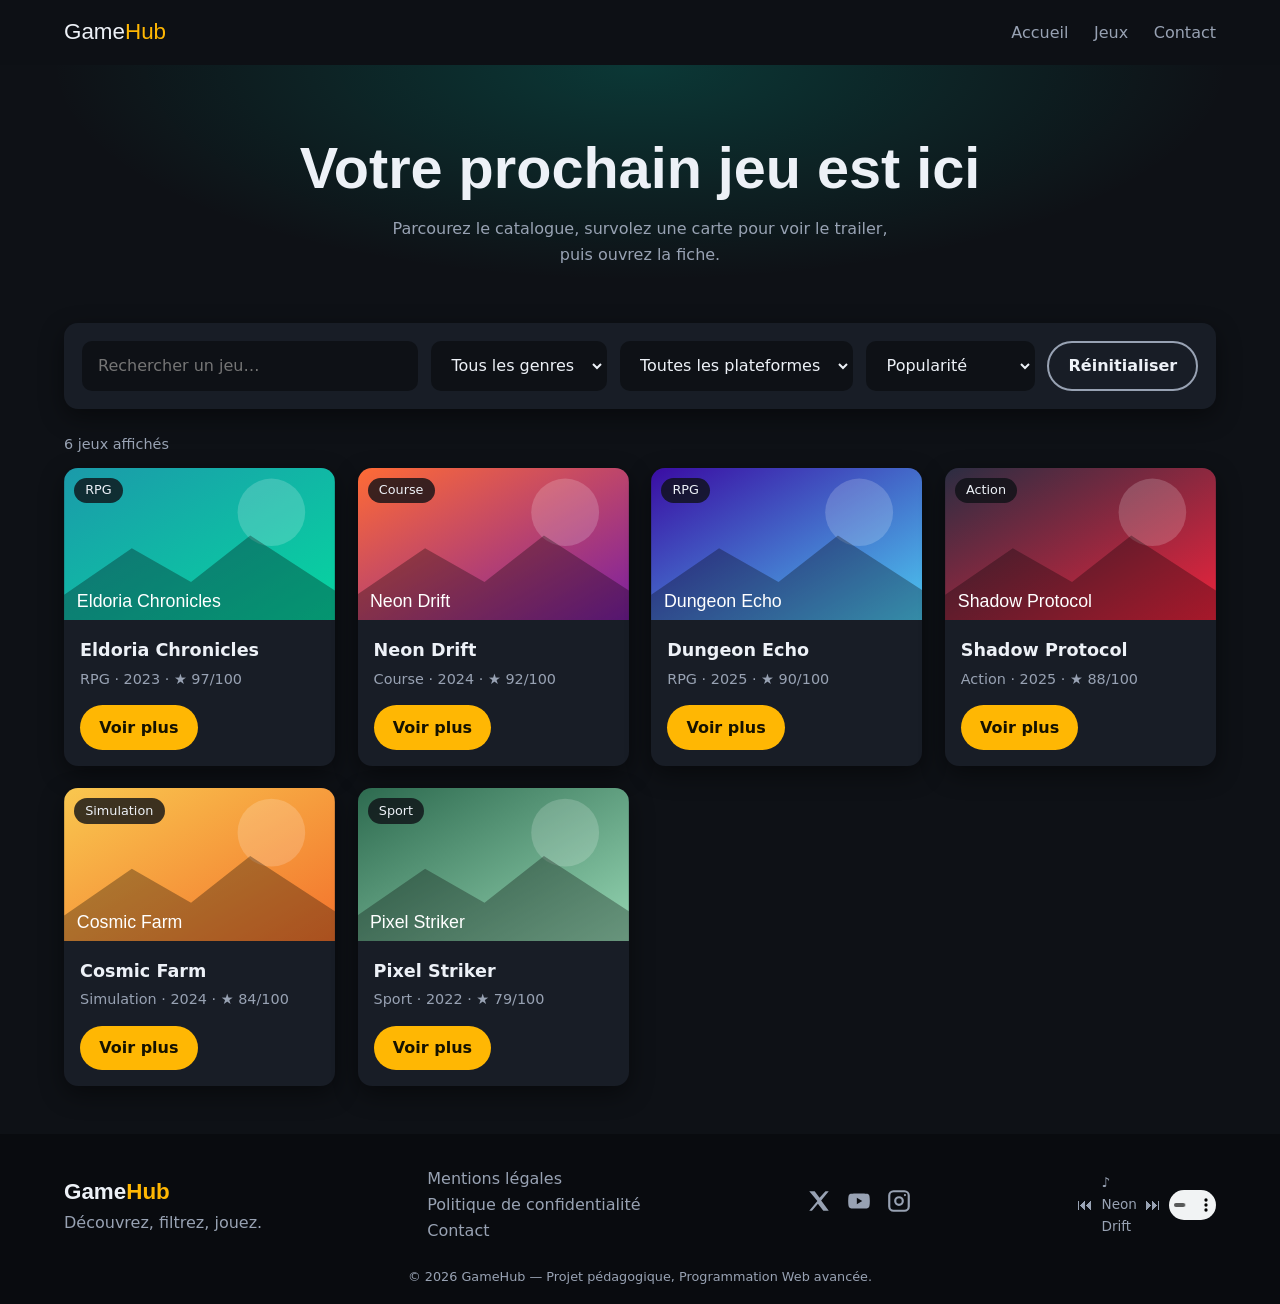
<file: index.html>
<!DOCTYPE html>
<html lang="fr"><head><meta charset="UTF-8"><meta name="viewport" content="width=device-width,initial-scale=1"><meta name="description" content="GameHub : catalogue de jeux vidéo à découvrir, filtrer et explorer."><title>GameHub — Accueil</title><link rel="stylesheet" href="style.css"></head>
<body>
<header class="nav">
  <a class="logo" href="index.html">Game<span>Hub</span></a>
  <input type="checkbox" id="burger" class="menu-toggle" aria-label="Afficher le menu" aria-controls="primary-nav">
  <label for="burger" class="burger" aria-hidden="true"><span></span></label>
  <nav id="primary-nav"><a href="index.html">Accueil</a><a href="index.html#jeux">Jeux</a><a href="contact.html">Contact</a></nav>
</header>
<section class="hero"><h1>Votre prochain jeu est ici</h1><p>Parcourez le catalogue, survolez une carte pour voir le trailer, puis ouvrez la fiche.</p></section>
<main class="wrap" id="jeux"><form id="filters" class="filters">
<input type="search" name="q" placeholder="Rechercher un jeu…" aria-label="Rechercher">
<select name="genre" aria-label="Genre"><option value="">Tous les genres</option><option>Action</option><option>Course</option><option>RPG</option><option>Simulation</option><option>Sport</option></select>
<select name="platform" aria-label="Plateforme"><option value="">Toutes les plateformes</option><option>PC</option><option>PlayStation</option><option>Switch</option><option>Xbox</option></select>
<select name="sort" aria-label="Tri"><option value="pop">Popularité</option><option value="date">Date de sortie</option><option value="nom">Nom (A-Z)</option></select>
<button type="reset" class="btn ghost">Réinitialiser</button></form>
<p class="results-status" id="results-status" role="status" aria-live="polite"></p><div class="grid" id="grid"></div></main>
<footer id="contact">
  <div class="foot">
    <div><strong class="logo">Game<span>Hub</span></strong><p>Découvrez, filtrez, jouez.</p></div>
    <ul>
      <li><a href="mentions-legales.html">Mentions légales</a></li>
      <li><a href="politique-confidentialite.html">Politique de confidentialité</a></li>
      <li><a href="contact.html">Contact</a></li>
    </ul>
    <div class="social">
      <a href="https://x.com/" target="_blank" rel="noopener noreferrer" aria-label="Ouvrir le site X"><svg viewBox="0 0 24 24"><path d="M3 3h5l4.5 6L18 3h3l-7 8.5L21 21h-5l-5-6.5L5.5 21H3l7.5-9z"/></svg></a>
      <a href="https://www.youtube.com/" target="_blank" rel="noopener noreferrer" aria-label="Ouvrir YouTube"><svg viewBox="0 0 24 24"><path d="M21.6 7.2a2.5 2.5 0 0 0-1.8-1.8C18.2 5 12 5 12 5s-6.2 0-7.8.4A2.5 2.5 0 0 0 2.4 7.2 26 26 0 0 0 2 12a26 26 0 0 0 .4 4.8 2.5 2.5 0 0 0 1.8 1.8C5.8 19 12 19 12 19s6.2 0 7.8-.4a2.5 2.5 0 0 0 1.8-1.8A26 26 0 0 0 22 12a26 26 0 0 0-.4-4.8zM10 15V9l5 3z"/></svg></a>
      <a href="https://www.instagram.com/" target="_blank" rel="noopener noreferrer" aria-label="Ouvrir Instagram"><svg viewBox="0 0 24 24"><path d="M7 2h10a5 5 0 0 1 5 5v10a5 5 0 0 1-5 5H7a5 5 0 0 1-5-5V7a5 5 0 0 1 5-5zm0 2a3 3 0 0 0-3 3v10a3 3 0 0 0 3 3h10a3 3 0 0 0 3-3V7a3 3 0 0 0-3-3zm5 3.5a4.5 4.5 0 1 1 0 9 4.5 4.5 0 0 1 0-9zm0 2a2.5 2.5 0 1 0 0 5 2.5 2.5 0 0 0 0-5zM17.5 5.5a1 1 0 1 1 0 2 1 1 0 0 1 0-2z"/></svg></a>
    </div>
    <div class="pl" id="pl"><button class="prev" type="button" aria-label="Piste précédente">⏮</button><span aria-live="polite"></span><button class="next" type="button" aria-label="Piste suivante">⏭</button><audio controls aria-label="Playlist des musiques de jeux"></audio></div>
  </div>
  <p class="copy">© 2026 GameHub — Projet pédagogique, Programmation Web avancée.</p>
</footer>
<script src="script.js"></script></body></html>
</file>
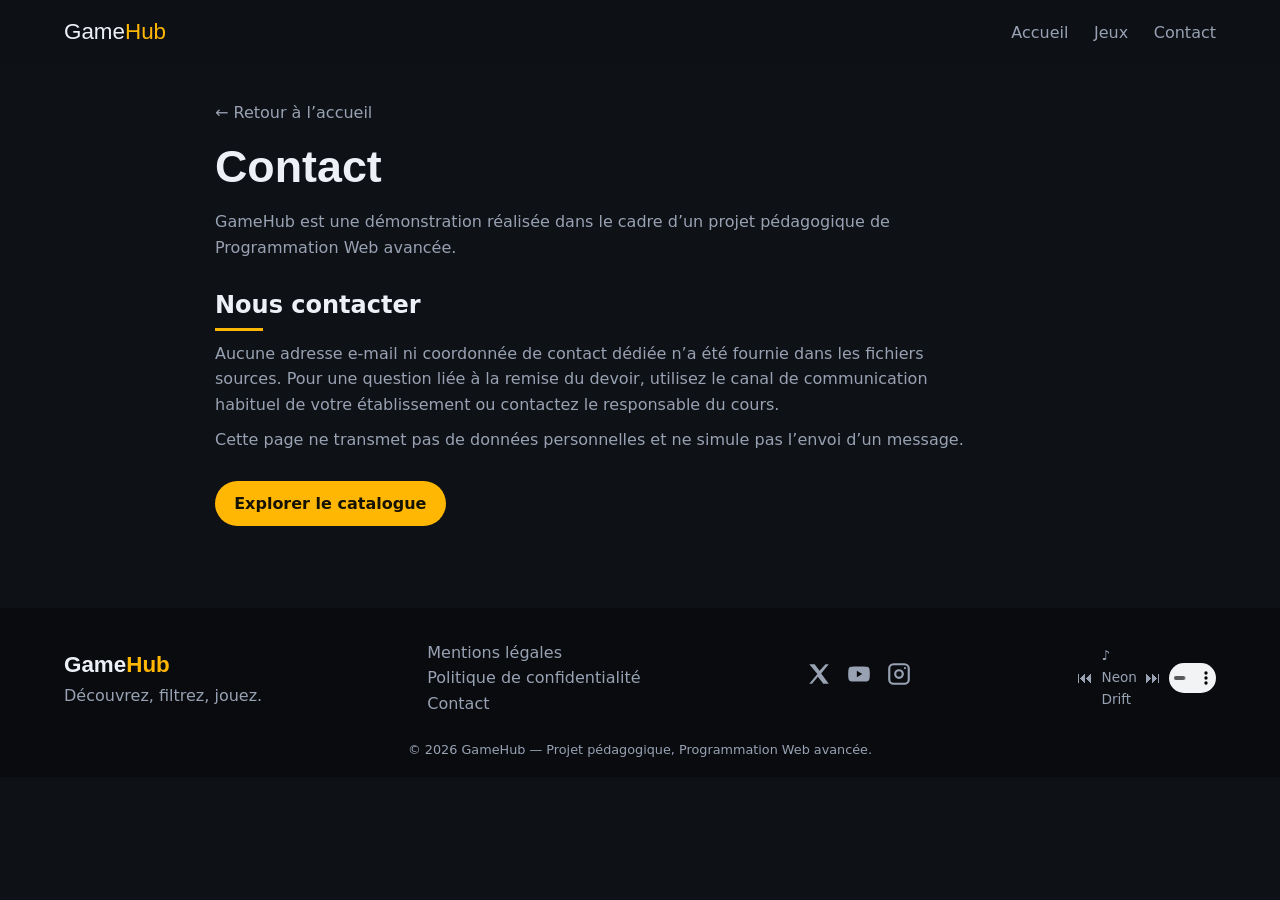
<file: contact.html>
<!DOCTYPE html>
<html lang="fr">
<head>
  <meta charset="UTF-8">
  <meta name="viewport" content="width=device-width, initial-scale=1">
  <meta name="description" content="GameHub : catalogue de jeux vidéo à découvrir, filtrer et explorer."><title>Contact — GameHub</title>
  <link rel="stylesheet" href="style.css">
</head>
<body>
<header class="nav">
  <a class="logo" href="index.html">Game<span>Hub</span></a>
  <input type="checkbox" id="burger" class="menu-toggle" aria-label="Afficher le menu" aria-controls="primary-nav">
  <label for="burger" class="burger" aria-hidden="true"><span></span></label>
  <nav id="primary-nav"><a href="index.html">Accueil</a><a href="index.html#jeux">Jeux</a><a href="contact.html">Contact</a></nav>
</header>

<main class="wrap content-page">
  <a class="back" href="index.html">← Retour à l’accueil</a>
  <h1>Contact</h1>
  <p>GameHub est une démonstration réalisée dans le cadre d’un projet pédagogique de Programmation Web avancée.</p>
  <h2>Nous contacter</h2>
  <p>Aucune adresse e-mail ni coordonnée de contact dédiée n’a été fournie dans les fichiers sources. Pour une question liée à la remise du devoir, utilisez le canal de communication habituel de votre établissement ou contactez le responsable du cours.</p>
  <p>Cette page ne transmet pas de données personnelles et ne simule pas l’envoi d’un message.</p>
  <a class="btn" href="index.html#jeux">Explorer le catalogue</a>
</main>
<footer id="contact">
  <div class="foot">
    <div><strong class="logo">Game<span>Hub</span></strong><p>Découvrez, filtrez, jouez.</p></div>
    <ul>
      <li><a href="mentions-legales.html">Mentions légales</a></li>
      <li><a href="politique-confidentialite.html">Politique de confidentialité</a></li>
      <li><a href="contact.html">Contact</a></li>
    </ul>
    <div class="social">
      <a href="https://x.com/" target="_blank" rel="noopener noreferrer" aria-label="Ouvrir le site X"><svg viewBox="0 0 24 24"><path d="M3 3h5l4.5 6L18 3h3l-7 8.5L21 21h-5l-5-6.5L5.5 21H3l7.5-9z"/></svg></a>
      <a href="https://www.youtube.com/" target="_blank" rel="noopener noreferrer" aria-label="Ouvrir YouTube"><svg viewBox="0 0 24 24"><path d="M21.6 7.2a2.5 2.5 0 0 0-1.8-1.8C18.2 5 12 5 12 5s-6.2 0-7.8.4A2.5 2.5 0 0 0 2.4 7.2 26 26 0 0 0 2 12a26 26 0 0 0 .4 4.8 2.5 2.5 0 0 0 1.8 1.8C5.8 19 12 19 12 19s6.2 0 7.8-.4a2.5 2.5 0 0 0 1.8-1.8A26 26 0 0 0 22 12a26 26 0 0 0-.4-4.8zM10 15V9l5 3z"/></svg></a>
      <a href="https://www.instagram.com/" target="_blank" rel="noopener noreferrer" aria-label="Ouvrir Instagram"><svg viewBox="0 0 24 24"><path d="M7 2h10a5 5 0 0 1 5 5v10a5 5 0 0 1-5 5H7a5 5 0 0 1-5-5V7a5 5 0 0 1 5-5zm0 2a3 3 0 0 0-3 3v10a3 3 0 0 0 3 3h10a3 3 0 0 0 3-3V7a3 3 0 0 0-3-3zm5 3.5a4.5 4.5 0 1 1 0 9 4.5 4.5 0 0 1 0-9zm0 2a2.5 2.5 0 1 0 0 5 2.5 2.5 0 0 0 0-5zM17.5 5.5a1 1 0 1 1 0 2 1 1 0 0 1 0-2z"/></svg></a>
    </div>
    <div class="pl" id="pl"><button class="prev" type="button" aria-label="Piste précédente">⏮</button><span aria-live="polite"></span><button class="next" type="button" aria-label="Piste suivante">⏭</button><audio controls aria-label="Playlist des musiques de jeux"></audio></div>
  </div>
  <p class="copy">© 2026 GameHub — Projet pédagogique, Programmation Web avancée.</p>
</footer>
<script src="script.js"></script>
</body>
</html>
</file>
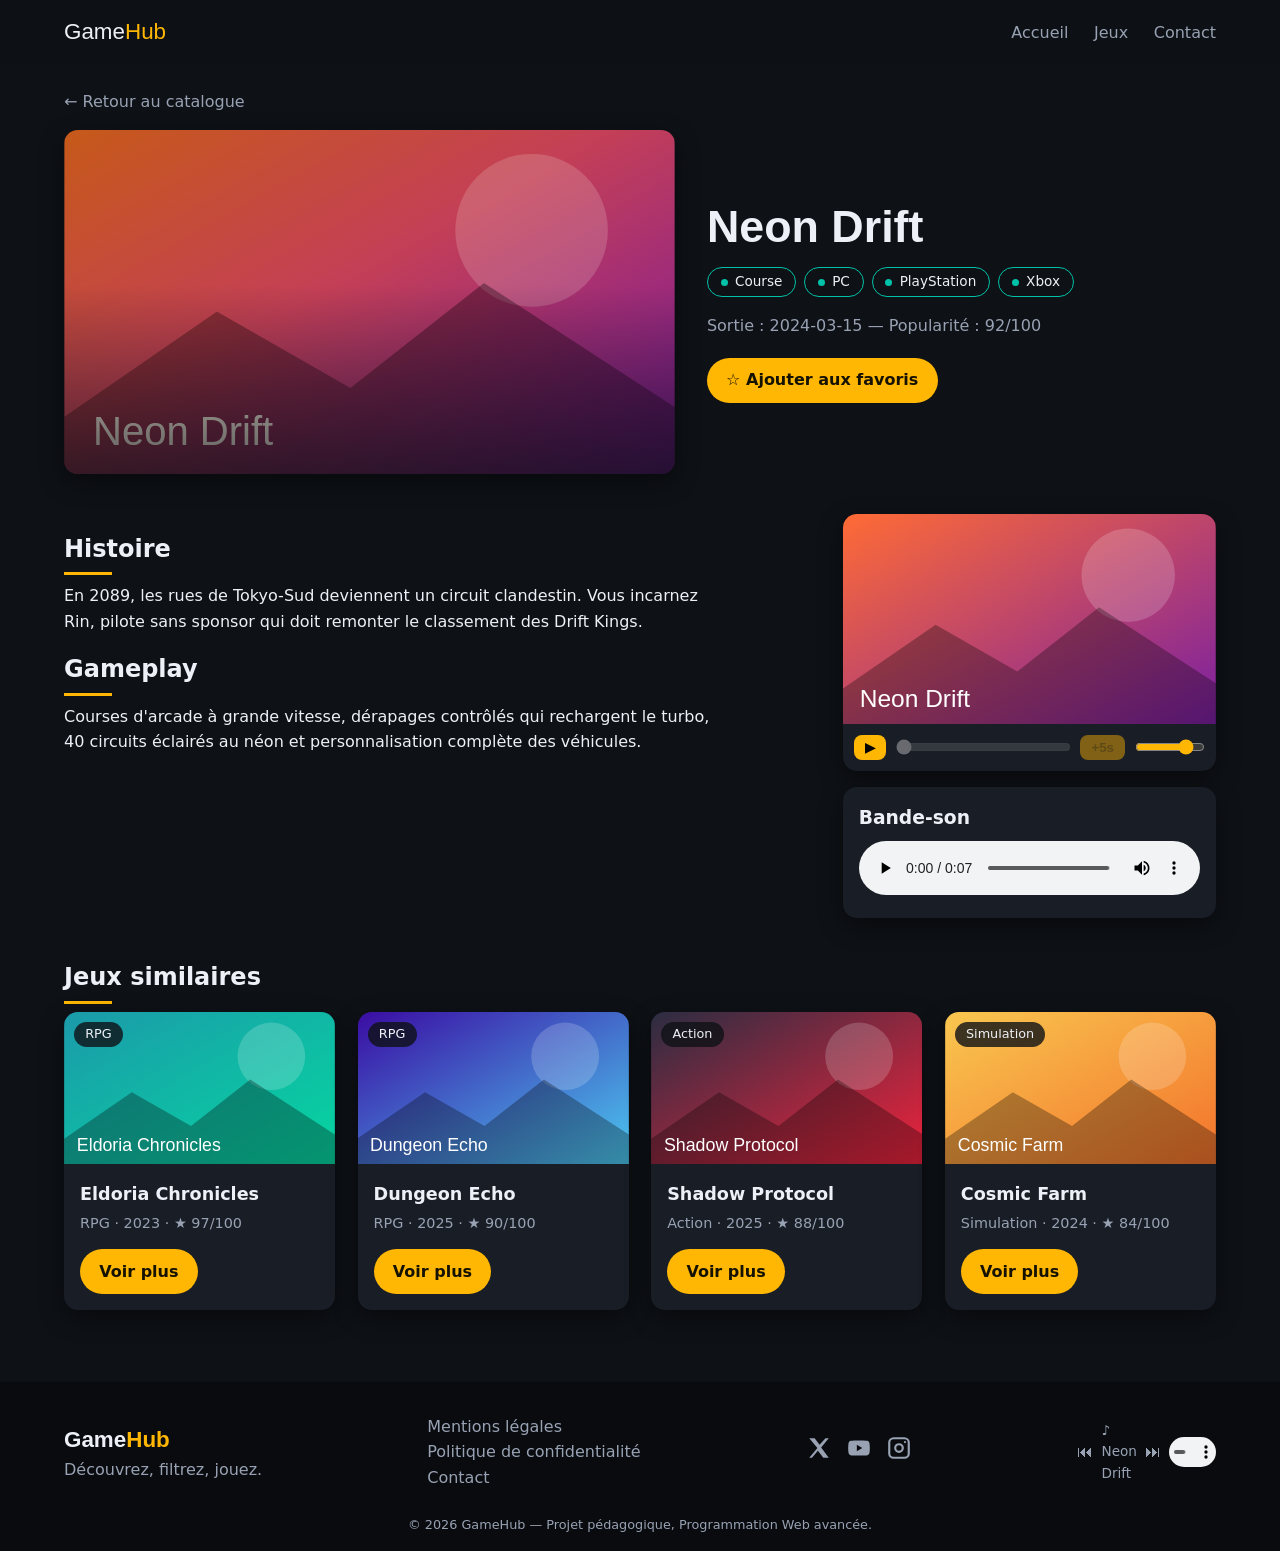
<file: jeu1.html>
<!DOCTYPE html>
<html lang="fr"><head><meta charset="UTF-8"><meta name="viewport" content="width=device-width,initial-scale=1"><meta name="description" content="GameHub : catalogue de jeux vidéo à découvrir, filtrer et explorer."><title>Neon Drift — GameHub</title><link rel="stylesheet" href="style.css"></head>
<body data-id="1">
<header class="nav">
  <a class="logo" href="index.html">Game<span>Hub</span></a>
  <input type="checkbox" id="burger" class="menu-toggle" aria-label="Afficher le menu" aria-controls="primary-nav">
  <label for="burger" class="burger" aria-hidden="true"><span></span></label>
  <nav id="primary-nav"><a href="index.html">Accueil</a><a href="index.html#jeux">Jeux</a><a href="contact.html">Contact</a></nav>
</header>
<main class="wrap detail"><a class="back" href="index.html">← Retour au catalogue</a>
<section class="hero-d"><div class="coverbox"><img class="cover" src="media/jeu1.svg" alt="Jaquette de Neon Drift"></div>
<div class="info"><h1>Neon Drift</h1><div class="chips"><span class="chip">Course</span><span class="chip">PC</span><span class="chip">PlayStation</span><span class="chip">Xbox</span></div>
<p class="meta">Sortie : 2024-03-15 — Popularité : 92/100</p><button id="fav" class="btn" type="button" aria-pressed="false">☆ Ajouter aux favoris</button></div></section>
<section class="cols"><article><h2>Histoire</h2><p>En 2089, les rues de Tokyo-Sud deviennent un circuit clandestin. Vous incarnez Rin, pilote sans sponsor qui doit remonter le classement des Drift Kings.</p><h2>Gameplay</h2><p>Courses d'arcade à grande vitesse, dérapages contrôlés qui rechargent le turbo, 40 circuits éclairés au néon et personnalisation complète des véhicules.</p></article>
<aside><div class="player"><video id="vid" src="media/trailer1.mp4" poster="media/jeu1.svg" preload="metadata" playsinline></video>
<div class="ctrls"><button id="pp" type="button" aria-label="Lecture ou pause">▶</button><input id="bar" type="range" min="0" max="100" value="0" aria-label="Progression de la vidéo" disabled><button id="ff" type="button" aria-label="Avancer de cinq secondes" disabled>+5s</button><input id="vol" type="range" min="0" max="1" step=".05" value=".8" aria-label="Volume"></div></div>
<div class="ost"><h3>Bande-son</h3><audio controls src="media/theme1.wav"></audio></div></aside></section>
<section><h2>Jeux similaires</h2><div class="grid" id="similar"></div></section></main>
<footer id="contact">
  <div class="foot">
    <div><strong class="logo">Game<span>Hub</span></strong><p>Découvrez, filtrez, jouez.</p></div>
    <ul>
      <li><a href="mentions-legales.html">Mentions légales</a></li>
      <li><a href="politique-confidentialite.html">Politique de confidentialité</a></li>
      <li><a href="contact.html">Contact</a></li>
    </ul>
    <div class="social">
      <a href="https://x.com/" target="_blank" rel="noopener noreferrer" aria-label="Ouvrir le site X"><svg viewBox="0 0 24 24"><path d="M3 3h5l4.5 6L18 3h3l-7 8.5L21 21h-5l-5-6.5L5.5 21H3l7.5-9z"/></svg></a>
      <a href="https://www.youtube.com/" target="_blank" rel="noopener noreferrer" aria-label="Ouvrir YouTube"><svg viewBox="0 0 24 24"><path d="M21.6 7.2a2.5 2.5 0 0 0-1.8-1.8C18.2 5 12 5 12 5s-6.2 0-7.8.4A2.5 2.5 0 0 0 2.4 7.2 26 26 0 0 0 2 12a26 26 0 0 0 .4 4.8 2.5 2.5 0 0 0 1.8 1.8C5.8 19 12 19 12 19s6.2 0 7.8-.4a2.5 2.5 0 0 0 1.8-1.8A26 26 0 0 0 22 12a26 26 0 0 0-.4-4.8zM10 15V9l5 3z"/></svg></a>
      <a href="https://www.instagram.com/" target="_blank" rel="noopener noreferrer" aria-label="Ouvrir Instagram"><svg viewBox="0 0 24 24"><path d="M7 2h10a5 5 0 0 1 5 5v10a5 5 0 0 1-5 5H7a5 5 0 0 1-5-5V7a5 5 0 0 1 5-5zm0 2a3 3 0 0 0-3 3v10a3 3 0 0 0 3 3h10a3 3 0 0 0 3-3V7a3 3 0 0 0-3-3zm5 3.5a4.5 4.5 0 1 1 0 9 4.5 4.5 0 0 1 0-9zm0 2a2.5 2.5 0 1 0 0 5 2.5 2.5 0 0 0 0-5zM17.5 5.5a1 1 0 1 1 0 2 1 1 0 0 1 0-2z"/></svg></a>
    </div>
    <div class="pl" id="pl"><button class="prev" type="button" aria-label="Piste précédente">⏮</button><span aria-live="polite"></span><button class="next" type="button" aria-label="Piste suivante">⏭</button><audio controls aria-label="Playlist des musiques de jeux"></audio></div>
  </div>
  <p class="copy">© 2026 GameHub — Projet pédagogique, Programmation Web avancée.</p>
</footer>
<script src="script.js"></script></body></html>
</file>
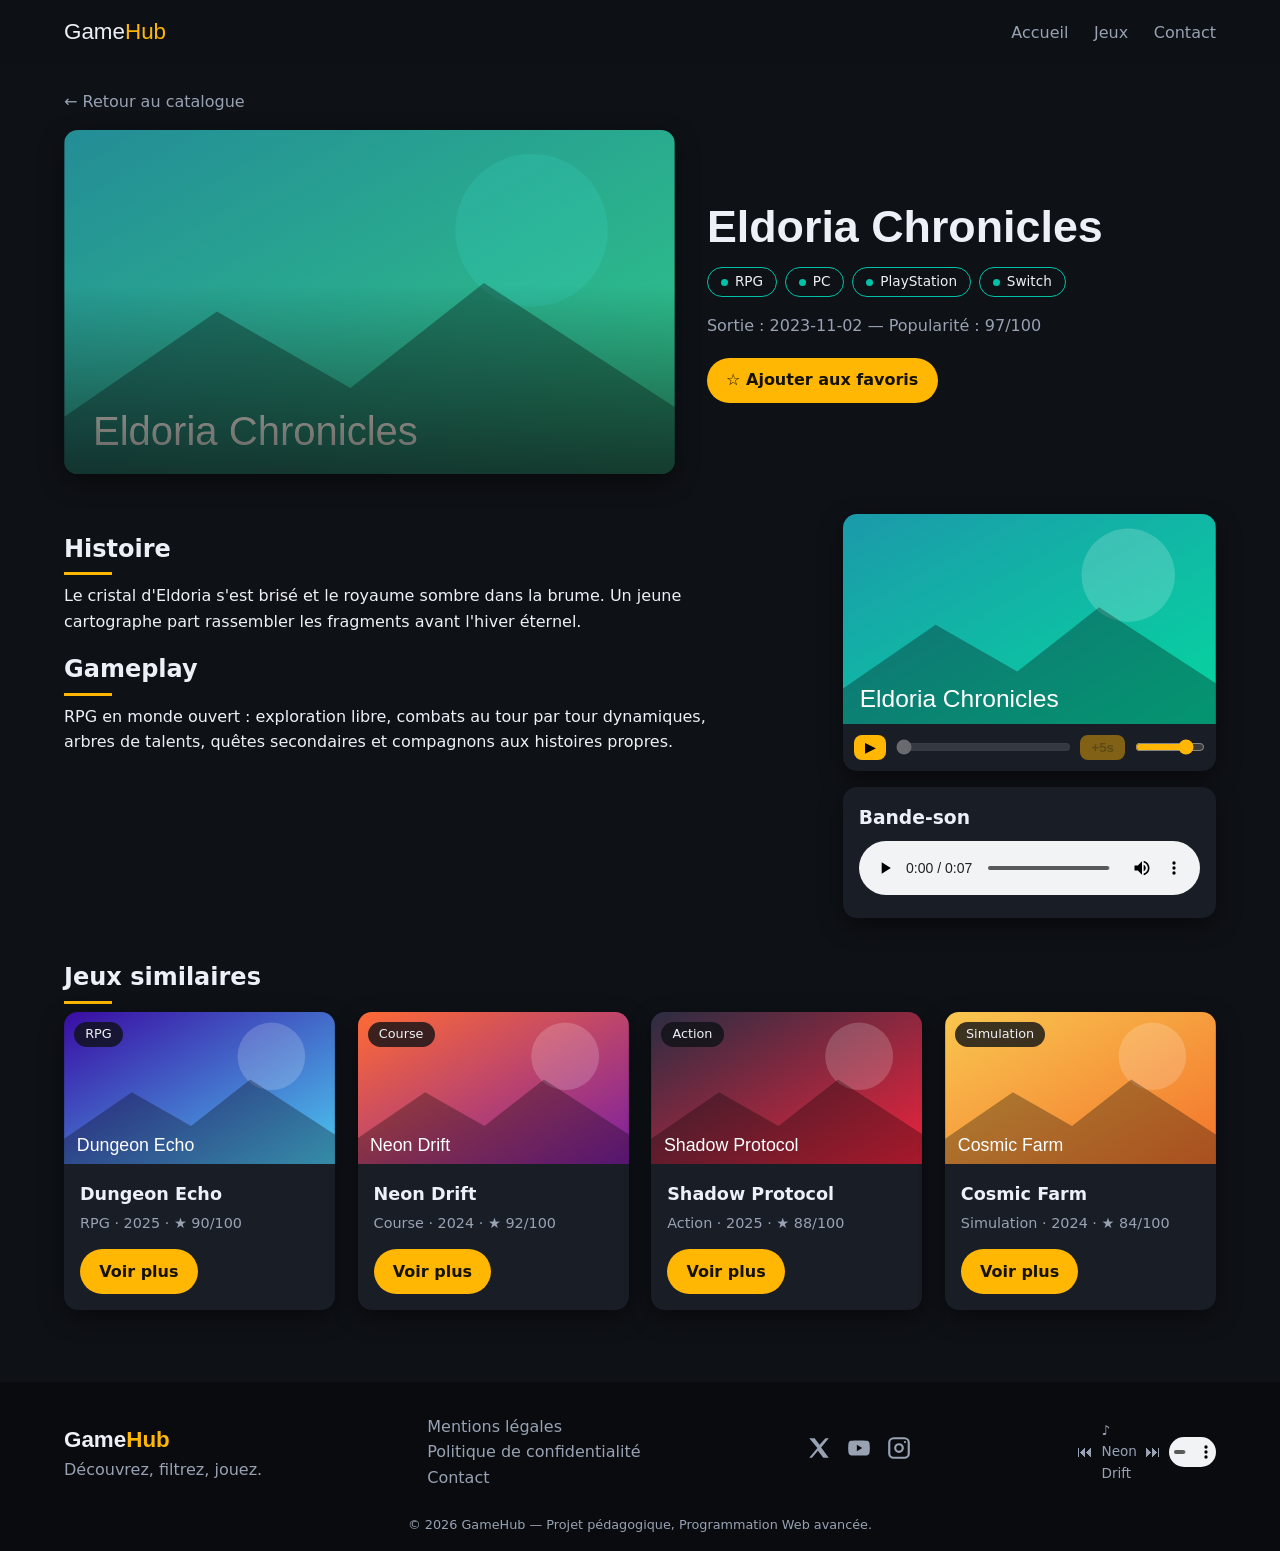
<file: jeu2.html>
<!DOCTYPE html>
<html lang="fr"><head><meta charset="UTF-8"><meta name="viewport" content="width=device-width,initial-scale=1"><meta name="description" content="GameHub : catalogue de jeux vidéo à découvrir, filtrer et explorer."><title>Eldoria Chronicles — GameHub</title><link rel="stylesheet" href="style.css"></head>
<body data-id="2">
<header class="nav">
  <a class="logo" href="index.html">Game<span>Hub</span></a>
  <input type="checkbox" id="burger" class="menu-toggle" aria-label="Afficher le menu" aria-controls="primary-nav">
  <label for="burger" class="burger" aria-hidden="true"><span></span></label>
  <nav id="primary-nav"><a href="index.html">Accueil</a><a href="index.html#jeux">Jeux</a><a href="contact.html">Contact</a></nav>
</header>
<main class="wrap detail"><a class="back" href="index.html">← Retour au catalogue</a>
<section class="hero-d"><div class="coverbox"><img class="cover" src="media/jeu2.svg" alt="Jaquette de Eldoria Chronicles"></div>
<div class="info"><h1>Eldoria Chronicles</h1><div class="chips"><span class="chip">RPG</span><span class="chip">PC</span><span class="chip">PlayStation</span><span class="chip">Switch</span></div>
<p class="meta">Sortie : 2023-11-02 — Popularité : 97/100</p><button id="fav" class="btn" type="button" aria-pressed="false">☆ Ajouter aux favoris</button></div></section>
<section class="cols"><article><h2>Histoire</h2><p>Le cristal d'Eldoria s'est brisé et le royaume sombre dans la brume. Un jeune cartographe part rassembler les fragments avant l'hiver éternel.</p><h2>Gameplay</h2><p>RPG en monde ouvert : exploration libre, combats au tour par tour dynamiques, arbres de talents, quêtes secondaires et compagnons aux histoires propres.</p></article>
<aside><div class="player"><video id="vid" src="media/trailer2.mp4" poster="media/jeu2.svg" preload="metadata" playsinline></video>
<div class="ctrls"><button id="pp" type="button" aria-label="Lecture ou pause">▶</button><input id="bar" type="range" min="0" max="100" value="0" aria-label="Progression de la vidéo" disabled><button id="ff" type="button" aria-label="Avancer de cinq secondes" disabled>+5s</button><input id="vol" type="range" min="0" max="1" step=".05" value=".8" aria-label="Volume"></div></div>
<div class="ost"><h3>Bande-son</h3><audio controls src="media/theme2.wav"></audio></div></aside></section>
<section><h2>Jeux similaires</h2><div class="grid" id="similar"></div></section></main>
<footer id="contact">
  <div class="foot">
    <div><strong class="logo">Game<span>Hub</span></strong><p>Découvrez, filtrez, jouez.</p></div>
    <ul>
      <li><a href="mentions-legales.html">Mentions légales</a></li>
      <li><a href="politique-confidentialite.html">Politique de confidentialité</a></li>
      <li><a href="contact.html">Contact</a></li>
    </ul>
    <div class="social">
      <a href="https://x.com/" target="_blank" rel="noopener noreferrer" aria-label="Ouvrir le site X"><svg viewBox="0 0 24 24"><path d="M3 3h5l4.5 6L18 3h3l-7 8.5L21 21h-5l-5-6.5L5.5 21H3l7.5-9z"/></svg></a>
      <a href="https://www.youtube.com/" target="_blank" rel="noopener noreferrer" aria-label="Ouvrir YouTube"><svg viewBox="0 0 24 24"><path d="M21.6 7.2a2.5 2.5 0 0 0-1.8-1.8C18.2 5 12 5 12 5s-6.2 0-7.8.4A2.5 2.5 0 0 0 2.4 7.2 26 26 0 0 0 2 12a26 26 0 0 0 .4 4.8 2.5 2.5 0 0 0 1.8 1.8C5.8 19 12 19 12 19s6.2 0 7.8-.4a2.5 2.5 0 0 0 1.8-1.8A26 26 0 0 0 22 12a26 26 0 0 0-.4-4.8zM10 15V9l5 3z"/></svg></a>
      <a href="https://www.instagram.com/" target="_blank" rel="noopener noreferrer" aria-label="Ouvrir Instagram"><svg viewBox="0 0 24 24"><path d="M7 2h10a5 5 0 0 1 5 5v10a5 5 0 0 1-5 5H7a5 5 0 0 1-5-5V7a5 5 0 0 1 5-5zm0 2a3 3 0 0 0-3 3v10a3 3 0 0 0 3 3h10a3 3 0 0 0 3-3V7a3 3 0 0 0-3-3zm5 3.5a4.5 4.5 0 1 1 0 9 4.5 4.5 0 0 1 0-9zm0 2a2.5 2.5 0 1 0 0 5 2.5 2.5 0 0 0 0-5zM17.5 5.5a1 1 0 1 1 0 2 1 1 0 0 1 0-2z"/></svg></a>
    </div>
    <div class="pl" id="pl"><button class="prev" type="button" aria-label="Piste précédente">⏮</button><span aria-live="polite"></span><button class="next" type="button" aria-label="Piste suivante">⏭</button><audio controls aria-label="Playlist des musiques de jeux"></audio></div>
  </div>
  <p class="copy">© 2026 GameHub — Projet pédagogique, Programmation Web avancée.</p>
</footer>
<script src="script.js"></script></body></html>
</file>
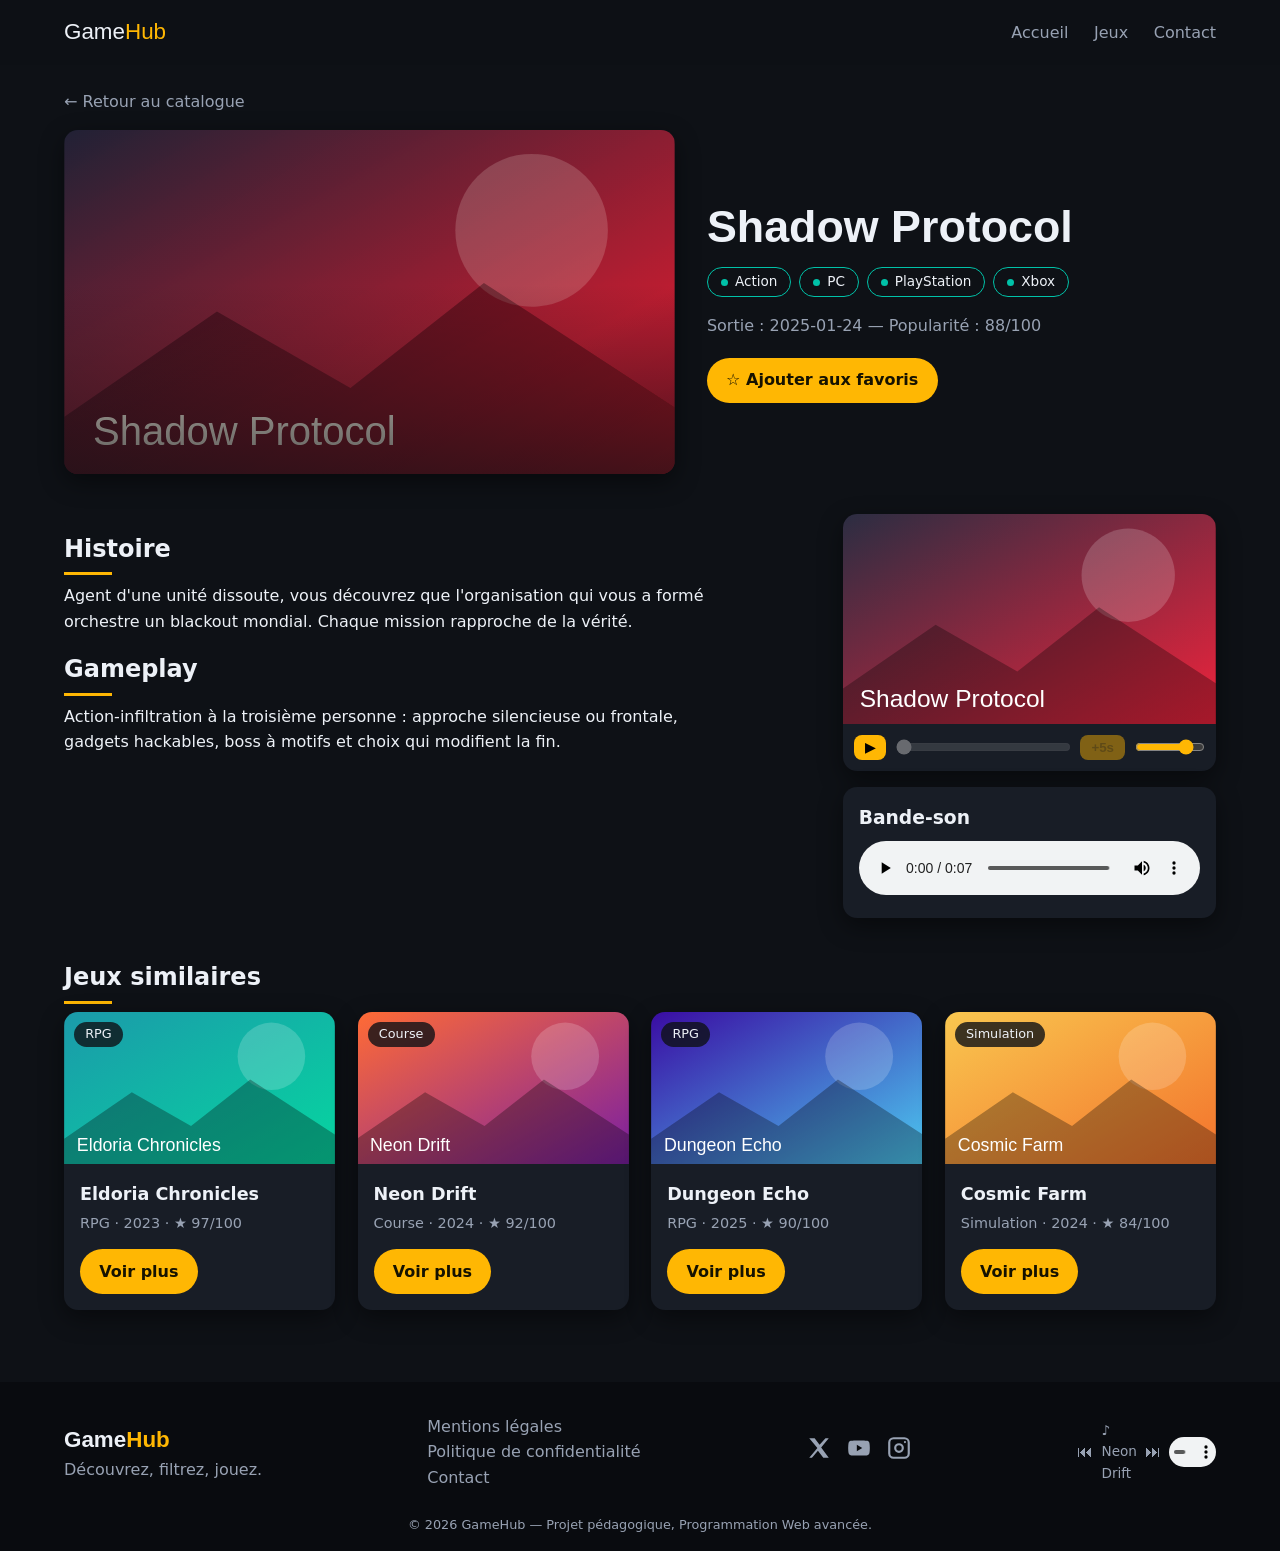
<file: jeu3.html>
<!DOCTYPE html>
<html lang="fr"><head><meta charset="UTF-8"><meta name="viewport" content="width=device-width,initial-scale=1"><meta name="description" content="GameHub : catalogue de jeux vidéo à découvrir, filtrer et explorer."><title>Shadow Protocol — GameHub</title><link rel="stylesheet" href="style.css"></head>
<body data-id="3">
<header class="nav">
  <a class="logo" href="index.html">Game<span>Hub</span></a>
  <input type="checkbox" id="burger" class="menu-toggle" aria-label="Afficher le menu" aria-controls="primary-nav">
  <label for="burger" class="burger" aria-hidden="true"><span></span></label>
  <nav id="primary-nav"><a href="index.html">Accueil</a><a href="index.html#jeux">Jeux</a><a href="contact.html">Contact</a></nav>
</header>
<main class="wrap detail"><a class="back" href="index.html">← Retour au catalogue</a>
<section class="hero-d"><div class="coverbox"><img class="cover" src="media/jeu3.svg" alt="Jaquette de Shadow Protocol"></div>
<div class="info"><h1>Shadow Protocol</h1><div class="chips"><span class="chip">Action</span><span class="chip">PC</span><span class="chip">PlayStation</span><span class="chip">Xbox</span></div>
<p class="meta">Sortie : 2025-01-24 — Popularité : 88/100</p><button id="fav" class="btn" type="button" aria-pressed="false">☆ Ajouter aux favoris</button></div></section>
<section class="cols"><article><h2>Histoire</h2><p>Agent d'une unité dissoute, vous découvrez que l'organisation qui vous a formé orchestre un blackout mondial. Chaque mission rapproche de la vérité.</p><h2>Gameplay</h2><p>Action-infiltration à la troisième personne : approche silencieuse ou frontale, gadgets hackables, boss à motifs et choix qui modifient la fin.</p></article>
<aside><div class="player"><video id="vid" src="media/trailer3.mp4" poster="media/jeu3.svg" preload="metadata" playsinline></video>
<div class="ctrls"><button id="pp" type="button" aria-label="Lecture ou pause">▶</button><input id="bar" type="range" min="0" max="100" value="0" aria-label="Progression de la vidéo" disabled><button id="ff" type="button" aria-label="Avancer de cinq secondes" disabled>+5s</button><input id="vol" type="range" min="0" max="1" step=".05" value=".8" aria-label="Volume"></div></div>
<div class="ost"><h3>Bande-son</h3><audio controls src="media/theme3.wav"></audio></div></aside></section>
<section><h2>Jeux similaires</h2><div class="grid" id="similar"></div></section></main>
<footer id="contact">
  <div class="foot">
    <div><strong class="logo">Game<span>Hub</span></strong><p>Découvrez, filtrez, jouez.</p></div>
    <ul>
      <li><a href="mentions-legales.html">Mentions légales</a></li>
      <li><a href="politique-confidentialite.html">Politique de confidentialité</a></li>
      <li><a href="contact.html">Contact</a></li>
    </ul>
    <div class="social">
      <a href="https://x.com/" target="_blank" rel="noopener noreferrer" aria-label="Ouvrir le site X"><svg viewBox="0 0 24 24"><path d="M3 3h5l4.5 6L18 3h3l-7 8.5L21 21h-5l-5-6.5L5.5 21H3l7.5-9z"/></svg></a>
      <a href="https://www.youtube.com/" target="_blank" rel="noopener noreferrer" aria-label="Ouvrir YouTube"><svg viewBox="0 0 24 24"><path d="M21.6 7.2a2.5 2.5 0 0 0-1.8-1.8C18.2 5 12 5 12 5s-6.2 0-7.8.4A2.5 2.5 0 0 0 2.4 7.2 26 26 0 0 0 2 12a26 26 0 0 0 .4 4.8 2.5 2.5 0 0 0 1.8 1.8C5.8 19 12 19 12 19s6.2 0 7.8-.4a2.5 2.5 0 0 0 1.8-1.8A26 26 0 0 0 22 12a26 26 0 0 0-.4-4.8zM10 15V9l5 3z"/></svg></a>
      <a href="https://www.instagram.com/" target="_blank" rel="noopener noreferrer" aria-label="Ouvrir Instagram"><svg viewBox="0 0 24 24"><path d="M7 2h10a5 5 0 0 1 5 5v10a5 5 0 0 1-5 5H7a5 5 0 0 1-5-5V7a5 5 0 0 1 5-5zm0 2a3 3 0 0 0-3 3v10a3 3 0 0 0 3 3h10a3 3 0 0 0 3-3V7a3 3 0 0 0-3-3zm5 3.5a4.5 4.5 0 1 1 0 9 4.5 4.5 0 0 1 0-9zm0 2a2.5 2.5 0 1 0 0 5 2.5 2.5 0 0 0 0-5zM17.5 5.5a1 1 0 1 1 0 2 1 1 0 0 1 0-2z"/></svg></a>
    </div>
    <div class="pl" id="pl"><button class="prev" type="button" aria-label="Piste précédente">⏮</button><span aria-live="polite"></span><button class="next" type="button" aria-label="Piste suivante">⏭</button><audio controls aria-label="Playlist des musiques de jeux"></audio></div>
  </div>
  <p class="copy">© 2026 GameHub — Projet pédagogique, Programmation Web avancée.</p>
</footer>
<script src="script.js"></script></body></html>
</file>
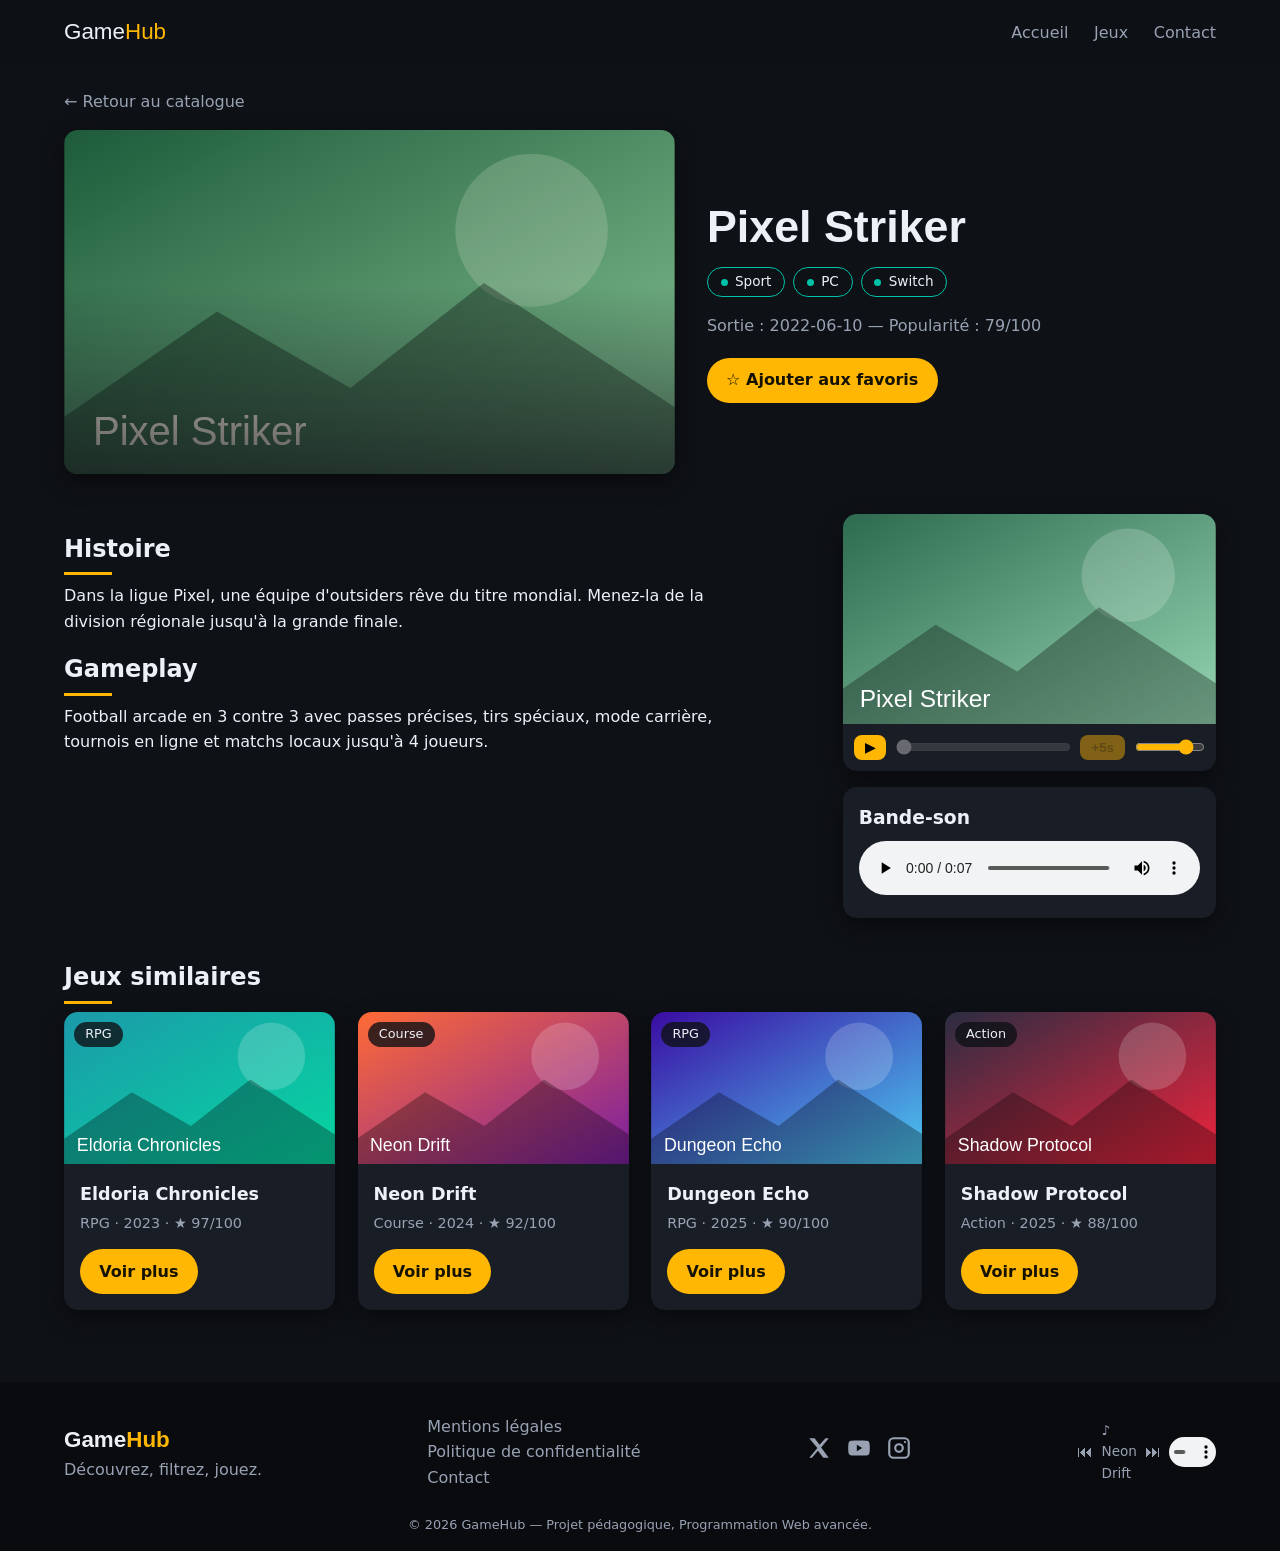
<file: jeu4.html>
<!DOCTYPE html>
<html lang="fr"><head><meta charset="UTF-8"><meta name="viewport" content="width=device-width,initial-scale=1"><meta name="description" content="GameHub : catalogue de jeux vidéo à découvrir, filtrer et explorer."><title>Pixel Striker — GameHub</title><link rel="stylesheet" href="style.css"></head>
<body data-id="4">
<header class="nav">
  <a class="logo" href="index.html">Game<span>Hub</span></a>
  <input type="checkbox" id="burger" class="menu-toggle" aria-label="Afficher le menu" aria-controls="primary-nav">
  <label for="burger" class="burger" aria-hidden="true"><span></span></label>
  <nav id="primary-nav"><a href="index.html">Accueil</a><a href="index.html#jeux">Jeux</a><a href="contact.html">Contact</a></nav>
</header>
<main class="wrap detail"><a class="back" href="index.html">← Retour au catalogue</a>
<section class="hero-d"><div class="coverbox"><img class="cover" src="media/jeu4.svg" alt="Jaquette de Pixel Striker"></div>
<div class="info"><h1>Pixel Striker</h1><div class="chips"><span class="chip">Sport</span><span class="chip">PC</span><span class="chip">Switch</span></div>
<p class="meta">Sortie : 2022-06-10 — Popularité : 79/100</p><button id="fav" class="btn" type="button" aria-pressed="false">☆ Ajouter aux favoris</button></div></section>
<section class="cols"><article><h2>Histoire</h2><p>Dans la ligue Pixel, une équipe d'outsiders rêve du titre mondial. Menez-la de la division régionale jusqu'à la grande finale.</p><h2>Gameplay</h2><p>Football arcade en 3 contre 3 avec passes précises, tirs spéciaux, mode carrière, tournois en ligne et matchs locaux jusqu'à 4 joueurs.</p></article>
<aside><div class="player"><video id="vid" src="media/trailer4.mp4" poster="media/jeu4.svg" preload="metadata" playsinline></video>
<div class="ctrls"><button id="pp" type="button" aria-label="Lecture ou pause">▶</button><input id="bar" type="range" min="0" max="100" value="0" aria-label="Progression de la vidéo" disabled><button id="ff" type="button" aria-label="Avancer de cinq secondes" disabled>+5s</button><input id="vol" type="range" min="0" max="1" step=".05" value=".8" aria-label="Volume"></div></div>
<div class="ost"><h3>Bande-son</h3><audio controls src="media/theme4.wav"></audio></div></aside></section>
<section><h2>Jeux similaires</h2><div class="grid" id="similar"></div></section></main>
<footer id="contact">
  <div class="foot">
    <div><strong class="logo">Game<span>Hub</span></strong><p>Découvrez, filtrez, jouez.</p></div>
    <ul>
      <li><a href="mentions-legales.html">Mentions légales</a></li>
      <li><a href="politique-confidentialite.html">Politique de confidentialité</a></li>
      <li><a href="contact.html">Contact</a></li>
    </ul>
    <div class="social">
      <a href="https://x.com/" target="_blank" rel="noopener noreferrer" aria-label="Ouvrir le site X"><svg viewBox="0 0 24 24"><path d="M3 3h5l4.5 6L18 3h3l-7 8.5L21 21h-5l-5-6.5L5.5 21H3l7.5-9z"/></svg></a>
      <a href="https://www.youtube.com/" target="_blank" rel="noopener noreferrer" aria-label="Ouvrir YouTube"><svg viewBox="0 0 24 24"><path d="M21.6 7.2a2.5 2.5 0 0 0-1.8-1.8C18.2 5 12 5 12 5s-6.2 0-7.8.4A2.5 2.5 0 0 0 2.4 7.2 26 26 0 0 0 2 12a26 26 0 0 0 .4 4.8 2.5 2.5 0 0 0 1.8 1.8C5.8 19 12 19 12 19s6.2 0 7.8-.4a2.5 2.5 0 0 0 1.8-1.8A26 26 0 0 0 22 12a26 26 0 0 0-.4-4.8zM10 15V9l5 3z"/></svg></a>
      <a href="https://www.instagram.com/" target="_blank" rel="noopener noreferrer" aria-label="Ouvrir Instagram"><svg viewBox="0 0 24 24"><path d="M7 2h10a5 5 0 0 1 5 5v10a5 5 0 0 1-5 5H7a5 5 0 0 1-5-5V7a5 5 0 0 1 5-5zm0 2a3 3 0 0 0-3 3v10a3 3 0 0 0 3 3h10a3 3 0 0 0 3-3V7a3 3 0 0 0-3-3zm5 3.5a4.5 4.5 0 1 1 0 9 4.5 4.5 0 0 1 0-9zm0 2a2.5 2.5 0 1 0 0 5 2.5 2.5 0 0 0 0-5zM17.5 5.5a1 1 0 1 1 0 2 1 1 0 0 1 0-2z"/></svg></a>
    </div>
    <div class="pl" id="pl"><button class="prev" type="button" aria-label="Piste précédente">⏮</button><span aria-live="polite"></span><button class="next" type="button" aria-label="Piste suivante">⏭</button><audio controls aria-label="Playlist des musiques de jeux"></audio></div>
  </div>
  <p class="copy">© 2026 GameHub — Projet pédagogique, Programmation Web avancée.</p>
</footer>
<script src="script.js"></script></body></html>
</file>
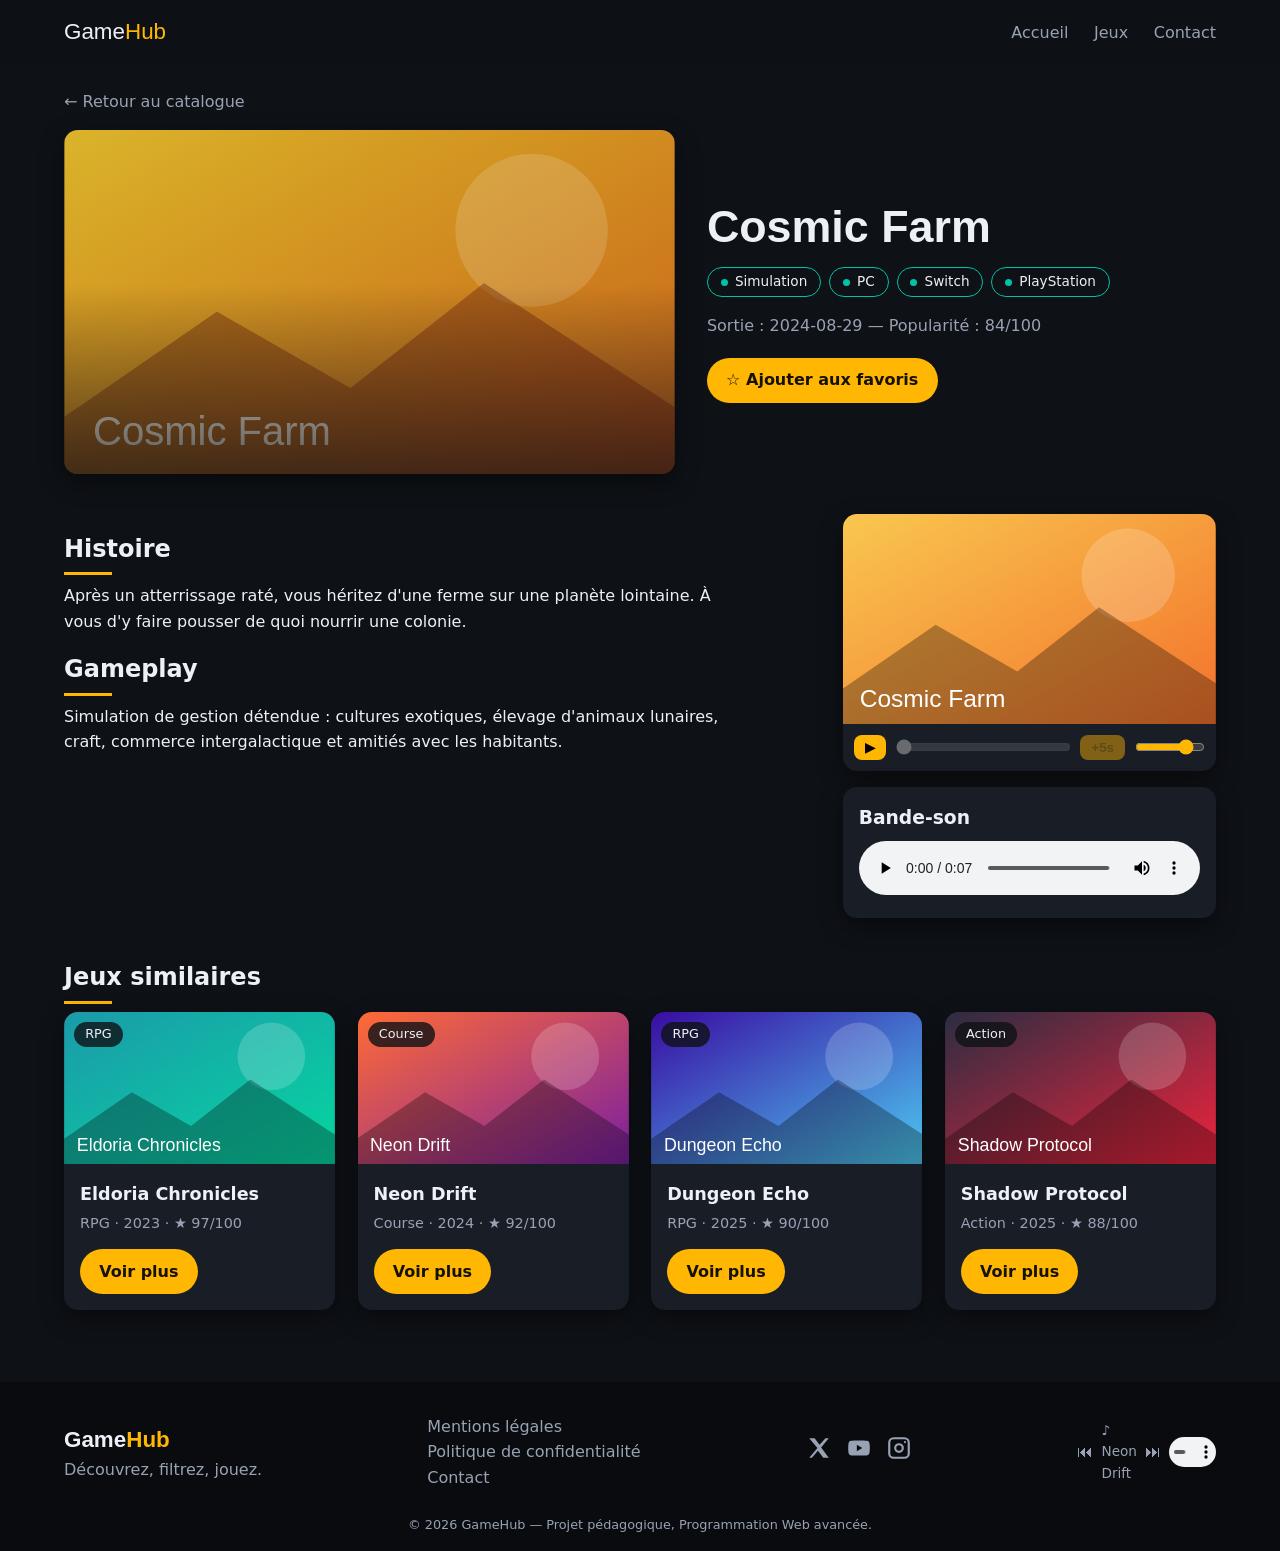
<file: jeu5.html>
<!DOCTYPE html>
<html lang="fr"><head><meta charset="UTF-8"><meta name="viewport" content="width=device-width,initial-scale=1"><meta name="description" content="GameHub : catalogue de jeux vidéo à découvrir, filtrer et explorer."><title>Cosmic Farm — GameHub</title><link rel="stylesheet" href="style.css"></head>
<body data-id="5">
<header class="nav">
  <a class="logo" href="index.html">Game<span>Hub</span></a>
  <input type="checkbox" id="burger" class="menu-toggle" aria-label="Afficher le menu" aria-controls="primary-nav">
  <label for="burger" class="burger" aria-hidden="true"><span></span></label>
  <nav id="primary-nav"><a href="index.html">Accueil</a><a href="index.html#jeux">Jeux</a><a href="contact.html">Contact</a></nav>
</header>
<main class="wrap detail"><a class="back" href="index.html">← Retour au catalogue</a>
<section class="hero-d"><div class="coverbox"><img class="cover" src="media/jeu5.svg" alt="Jaquette de Cosmic Farm"></div>
<div class="info"><h1>Cosmic Farm</h1><div class="chips"><span class="chip">Simulation</span><span class="chip">PC</span><span class="chip">Switch</span><span class="chip">PlayStation</span></div>
<p class="meta">Sortie : 2024-08-29 — Popularité : 84/100</p><button id="fav" class="btn" type="button" aria-pressed="false">☆ Ajouter aux favoris</button></div></section>
<section class="cols"><article><h2>Histoire</h2><p>Après un atterrissage raté, vous héritez d'une ferme sur une planète lointaine. À vous d'y faire pousser de quoi nourrir une colonie.</p><h2>Gameplay</h2><p>Simulation de gestion détendue : cultures exotiques, élevage d'animaux lunaires, craft, commerce intergalactique et amitiés avec les habitants.</p></article>
<aside><div class="player"><video id="vid" src="media/trailer5.mp4" poster="media/jeu5.svg" preload="metadata" playsinline></video>
<div class="ctrls"><button id="pp" type="button" aria-label="Lecture ou pause">▶</button><input id="bar" type="range" min="0" max="100" value="0" aria-label="Progression de la vidéo" disabled><button id="ff" type="button" aria-label="Avancer de cinq secondes" disabled>+5s</button><input id="vol" type="range" min="0" max="1" step=".05" value=".8" aria-label="Volume"></div></div>
<div class="ost"><h3>Bande-son</h3><audio controls src="media/theme5.wav"></audio></div></aside></section>
<section><h2>Jeux similaires</h2><div class="grid" id="similar"></div></section></main>
<footer id="contact">
  <div class="foot">
    <div><strong class="logo">Game<span>Hub</span></strong><p>Découvrez, filtrez, jouez.</p></div>
    <ul>
      <li><a href="mentions-legales.html">Mentions légales</a></li>
      <li><a href="politique-confidentialite.html">Politique de confidentialité</a></li>
      <li><a href="contact.html">Contact</a></li>
    </ul>
    <div class="social">
      <a href="https://x.com/" target="_blank" rel="noopener noreferrer" aria-label="Ouvrir le site X"><svg viewBox="0 0 24 24"><path d="M3 3h5l4.5 6L18 3h3l-7 8.5L21 21h-5l-5-6.5L5.5 21H3l7.5-9z"/></svg></a>
      <a href="https://www.youtube.com/" target="_blank" rel="noopener noreferrer" aria-label="Ouvrir YouTube"><svg viewBox="0 0 24 24"><path d="M21.6 7.2a2.5 2.5 0 0 0-1.8-1.8C18.2 5 12 5 12 5s-6.2 0-7.8.4A2.5 2.5 0 0 0 2.4 7.2 26 26 0 0 0 2 12a26 26 0 0 0 .4 4.8 2.5 2.5 0 0 0 1.8 1.8C5.8 19 12 19 12 19s6.2 0 7.8-.4a2.5 2.5 0 0 0 1.8-1.8A26 26 0 0 0 22 12a26 26 0 0 0-.4-4.8zM10 15V9l5 3z"/></svg></a>
      <a href="https://www.instagram.com/" target="_blank" rel="noopener noreferrer" aria-label="Ouvrir Instagram"><svg viewBox="0 0 24 24"><path d="M7 2h10a5 5 0 0 1 5 5v10a5 5 0 0 1-5 5H7a5 5 0 0 1-5-5V7a5 5 0 0 1 5-5zm0 2a3 3 0 0 0-3 3v10a3 3 0 0 0 3 3h10a3 3 0 0 0 3-3V7a3 3 0 0 0-3-3zm5 3.5a4.5 4.5 0 1 1 0 9 4.5 4.5 0 0 1 0-9zm0 2a2.5 2.5 0 1 0 0 5 2.5 2.5 0 0 0 0-5zM17.5 5.5a1 1 0 1 1 0 2 1 1 0 0 1 0-2z"/></svg></a>
    </div>
    <div class="pl" id="pl"><button class="prev" type="button" aria-label="Piste précédente">⏮</button><span aria-live="polite"></span><button class="next" type="button" aria-label="Piste suivante">⏭</button><audio controls aria-label="Playlist des musiques de jeux"></audio></div>
  </div>
  <p class="copy">© 2026 GameHub — Projet pédagogique, Programmation Web avancée.</p>
</footer>
<script src="script.js"></script></body></html>
</file>
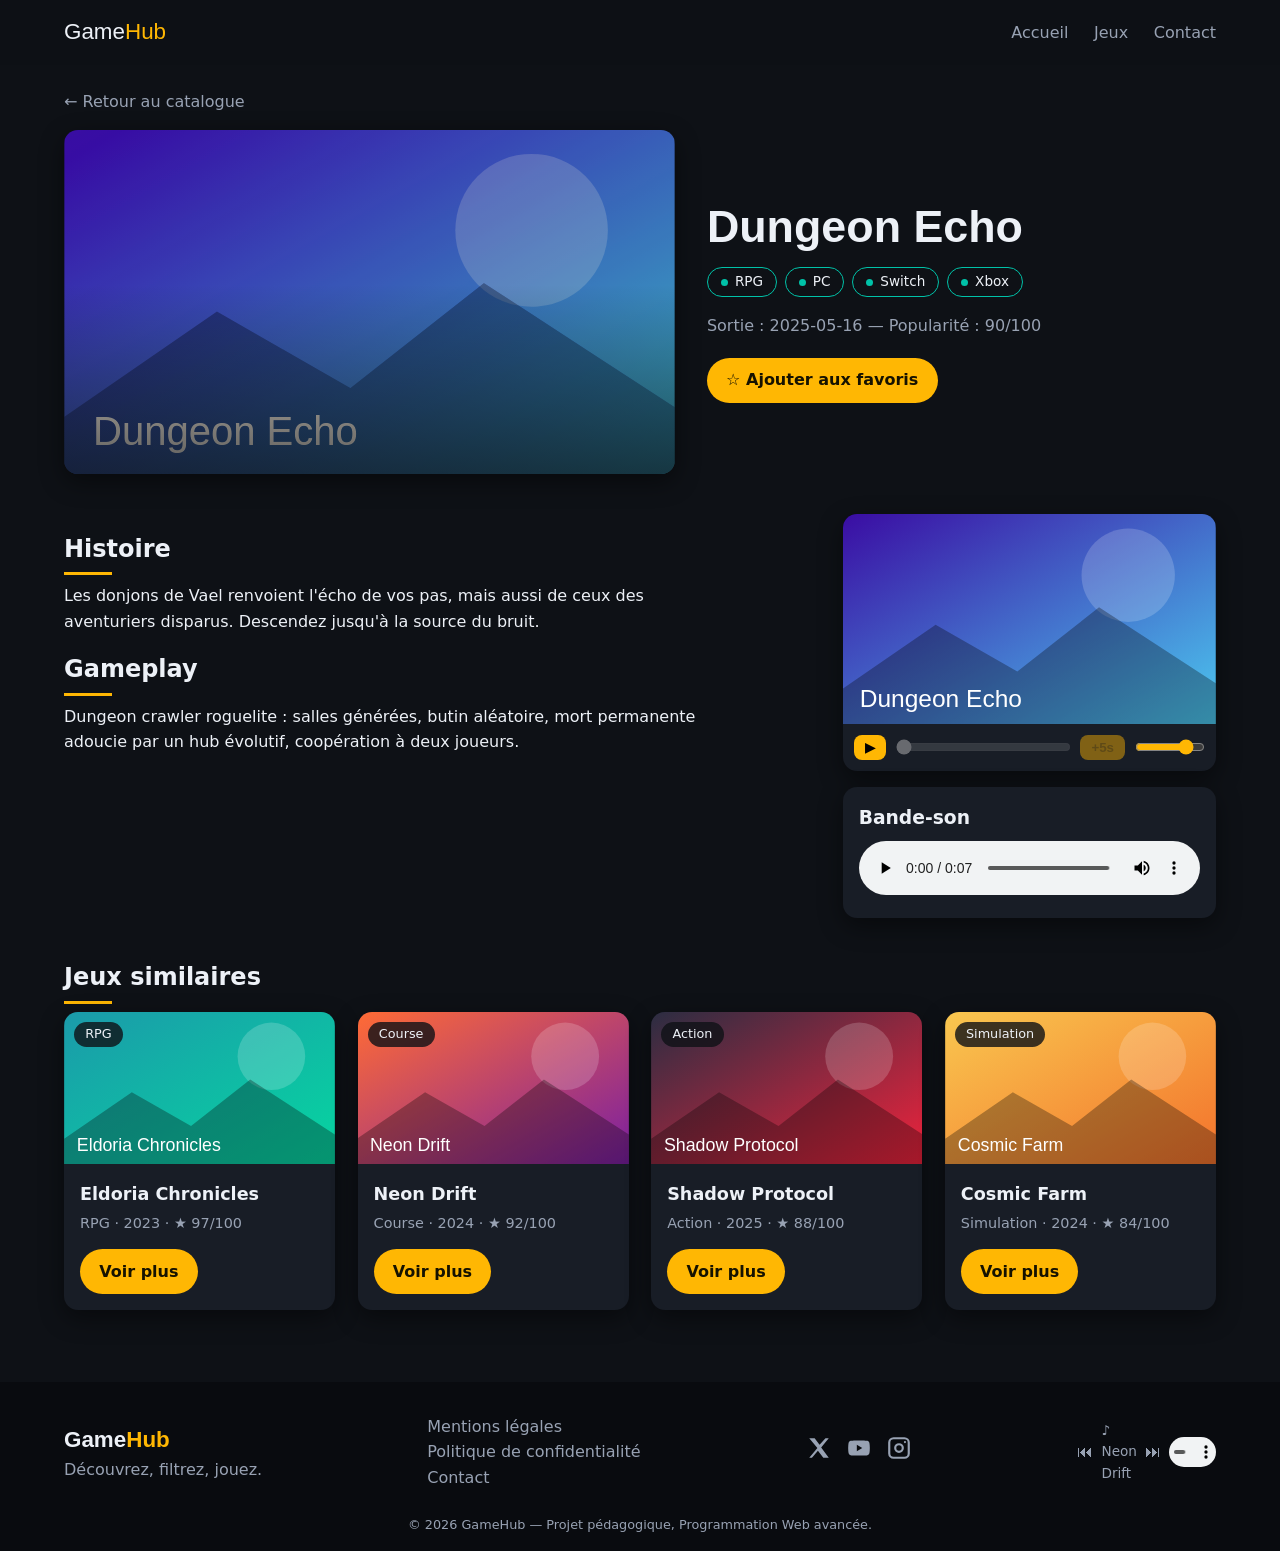
<file: jeu6.html>
<!DOCTYPE html>
<html lang="fr"><head><meta charset="UTF-8"><meta name="viewport" content="width=device-width,initial-scale=1"><meta name="description" content="GameHub : catalogue de jeux vidéo à découvrir, filtrer et explorer."><title>Dungeon Echo — GameHub</title><link rel="stylesheet" href="style.css"></head>
<body data-id="6">
<header class="nav">
  <a class="logo" href="index.html">Game<span>Hub</span></a>
  <input type="checkbox" id="burger" class="menu-toggle" aria-label="Afficher le menu" aria-controls="primary-nav">
  <label for="burger" class="burger" aria-hidden="true"><span></span></label>
  <nav id="primary-nav"><a href="index.html">Accueil</a><a href="index.html#jeux">Jeux</a><a href="contact.html">Contact</a></nav>
</header>
<main class="wrap detail"><a class="back" href="index.html">← Retour au catalogue</a>
<section class="hero-d"><div class="coverbox"><img class="cover" src="media/jeu6.svg" alt="Jaquette de Dungeon Echo"></div>
<div class="info"><h1>Dungeon Echo</h1><div class="chips"><span class="chip">RPG</span><span class="chip">PC</span><span class="chip">Switch</span><span class="chip">Xbox</span></div>
<p class="meta">Sortie : 2025-05-16 — Popularité : 90/100</p><button id="fav" class="btn" type="button" aria-pressed="false">☆ Ajouter aux favoris</button></div></section>
<section class="cols"><article><h2>Histoire</h2><p>Les donjons de Vael renvoient l'écho de vos pas, mais aussi de ceux des aventuriers disparus. Descendez jusqu'à la source du bruit.</p><h2>Gameplay</h2><p>Dungeon crawler roguelite : salles générées, butin aléatoire, mort permanente adoucie par un hub évolutif, coopération à deux joueurs.</p></article>
<aside><div class="player"><video id="vid" src="media/trailer6.mp4" poster="media/jeu6.svg" preload="metadata" playsinline></video>
<div class="ctrls"><button id="pp" type="button" aria-label="Lecture ou pause">▶</button><input id="bar" type="range" min="0" max="100" value="0" aria-label="Progression de la vidéo" disabled><button id="ff" type="button" aria-label="Avancer de cinq secondes" disabled>+5s</button><input id="vol" type="range" min="0" max="1" step=".05" value=".8" aria-label="Volume"></div></div>
<div class="ost"><h3>Bande-son</h3><audio controls src="media/theme6.wav"></audio></div></aside></section>
<section><h2>Jeux similaires</h2><div class="grid" id="similar"></div></section></main>
<footer id="contact">
  <div class="foot">
    <div><strong class="logo">Game<span>Hub</span></strong><p>Découvrez, filtrez, jouez.</p></div>
    <ul>
      <li><a href="mentions-legales.html">Mentions légales</a></li>
      <li><a href="politique-confidentialite.html">Politique de confidentialité</a></li>
      <li><a href="contact.html">Contact</a></li>
    </ul>
    <div class="social">
      <a href="https://x.com/" target="_blank" rel="noopener noreferrer" aria-label="Ouvrir le site X"><svg viewBox="0 0 24 24"><path d="M3 3h5l4.5 6L18 3h3l-7 8.5L21 21h-5l-5-6.5L5.5 21H3l7.5-9z"/></svg></a>
      <a href="https://www.youtube.com/" target="_blank" rel="noopener noreferrer" aria-label="Ouvrir YouTube"><svg viewBox="0 0 24 24"><path d="M21.6 7.2a2.5 2.5 0 0 0-1.8-1.8C18.2 5 12 5 12 5s-6.2 0-7.8.4A2.5 2.5 0 0 0 2.4 7.2 26 26 0 0 0 2 12a26 26 0 0 0 .4 4.8 2.5 2.5 0 0 0 1.8 1.8C5.8 19 12 19 12 19s6.2 0 7.8-.4a2.5 2.5 0 0 0 1.8-1.8A26 26 0 0 0 22 12a26 26 0 0 0-.4-4.8zM10 15V9l5 3z"/></svg></a>
      <a href="https://www.instagram.com/" target="_blank" rel="noopener noreferrer" aria-label="Ouvrir Instagram"><svg viewBox="0 0 24 24"><path d="M7 2h10a5 5 0 0 1 5 5v10a5 5 0 0 1-5 5H7a5 5 0 0 1-5-5V7a5 5 0 0 1 5-5zm0 2a3 3 0 0 0-3 3v10a3 3 0 0 0 3 3h10a3 3 0 0 0 3-3V7a3 3 0 0 0-3-3zm5 3.5a4.5 4.5 0 1 1 0 9 4.5 4.5 0 0 1 0-9zm0 2a2.5 2.5 0 1 0 0 5 2.5 2.5 0 0 0 0-5zM17.5 5.5a1 1 0 1 1 0 2 1 1 0 0 1 0-2z"/></svg></a>
    </div>
    <div class="pl" id="pl"><button class="prev" type="button" aria-label="Piste précédente">⏮</button><span aria-live="polite"></span><button class="next" type="button" aria-label="Piste suivante">⏭</button><audio controls aria-label="Playlist des musiques de jeux"></audio></div>
  </div>
  <p class="copy">© 2026 GameHub — Projet pédagogique, Programmation Web avancée.</p>
</footer>
<script src="script.js"></script></body></html>
</file>
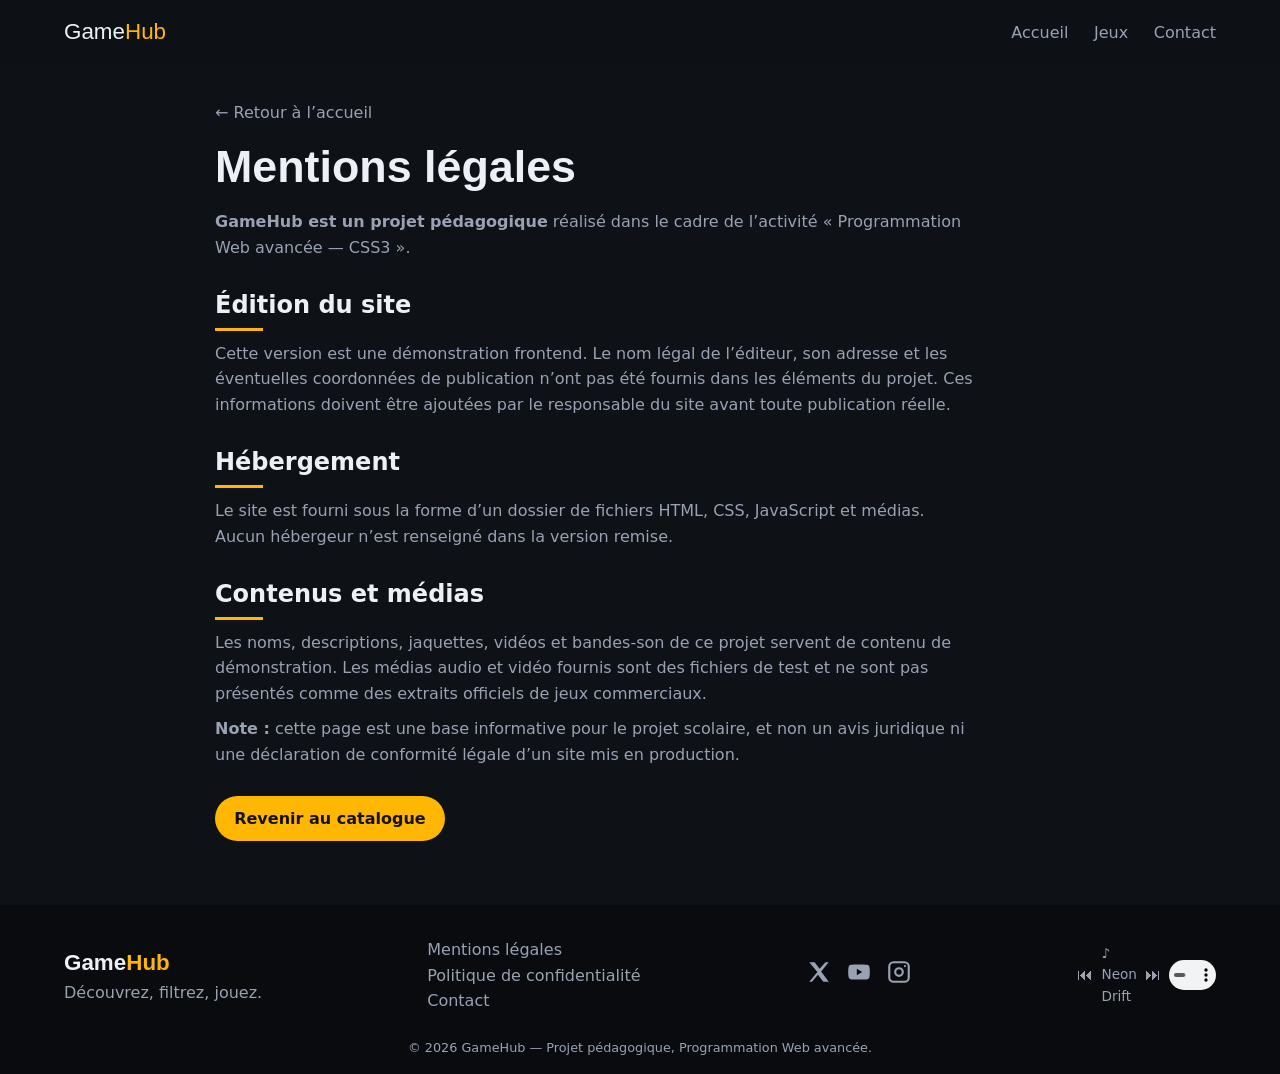
<file: mentions-legales.html>
<!DOCTYPE html>
<html lang="fr">
<head>
  <meta charset="UTF-8">
  <meta name="viewport" content="width=device-width, initial-scale=1">
  <meta name="description" content="GameHub : catalogue de jeux vidéo à découvrir, filtrer et explorer."><title>Mentions légales — GameHub</title>
  <link rel="stylesheet" href="style.css">
</head>
<body>
<header class="nav">
  <a class="logo" href="index.html">Game<span>Hub</span></a>
  <input type="checkbox" id="burger" class="menu-toggle" aria-label="Afficher le menu" aria-controls="primary-nav">
  <label for="burger" class="burger" aria-hidden="true"><span></span></label>
  <nav id="primary-nav"><a href="index.html">Accueil</a><a href="index.html#jeux">Jeux</a><a href="contact.html">Contact</a></nav>
</header>

<main class="wrap content-page">
  <a class="back" href="index.html">← Retour à l’accueil</a>
  <h1>Mentions légales</h1>
  <p><strong>GameHub est un projet pédagogique</strong> réalisé dans le cadre de l’activité « Programmation Web avancée — CSS3 ».</p>
  <h2>Édition du site</h2>
  <p>Cette version est une démonstration frontend. Le nom légal de l’éditeur, son adresse et les éventuelles coordonnées de publication n’ont pas été fournis dans les éléments du projet. Ces informations doivent être ajoutées par le responsable du site avant toute publication réelle.</p>
  <h2>Hébergement</h2>
  <p>Le site est fourni sous la forme d’un dossier de fichiers HTML, CSS, JavaScript et médias. Aucun hébergeur n’est renseigné dans la version remise.</p>
  <h2>Contenus et médias</h2>
  <p>Les noms, descriptions, jaquettes, vidéos et bandes-son de ce projet servent de contenu de démonstration. Les médias audio et vidéo fournis sont des fichiers de test et ne sont pas présentés comme des extraits officiels de jeux commerciaux.</p>
  <p><strong>Note :</strong> cette page est une base informative pour le projet scolaire, et non un avis juridique ni une déclaration de conformité légale d’un site mis en production.</p>
  <a class="btn" href="index.html">Revenir au catalogue</a>
</main>
<footer id="contact">
  <div class="foot">
    <div><strong class="logo">Game<span>Hub</span></strong><p>Découvrez, filtrez, jouez.</p></div>
    <ul>
      <li><a href="mentions-legales.html">Mentions légales</a></li>
      <li><a href="politique-confidentialite.html">Politique de confidentialité</a></li>
      <li><a href="contact.html">Contact</a></li>
    </ul>
    <div class="social">
      <a href="https://x.com/" target="_blank" rel="noopener noreferrer" aria-label="Ouvrir le site X"><svg viewBox="0 0 24 24"><path d="M3 3h5l4.5 6L18 3h3l-7 8.5L21 21h-5l-5-6.5L5.5 21H3l7.5-9z"/></svg></a>
      <a href="https://www.youtube.com/" target="_blank" rel="noopener noreferrer" aria-label="Ouvrir YouTube"><svg viewBox="0 0 24 24"><path d="M21.6 7.2a2.5 2.5 0 0 0-1.8-1.8C18.2 5 12 5 12 5s-6.2 0-7.8.4A2.5 2.5 0 0 0 2.4 7.2 26 26 0 0 0 2 12a26 26 0 0 0 .4 4.8 2.5 2.5 0 0 0 1.8 1.8C5.8 19 12 19 12 19s6.2 0 7.8-.4a2.5 2.5 0 0 0 1.8-1.8A26 26 0 0 0 22 12a26 26 0 0 0-.4-4.8zM10 15V9l5 3z"/></svg></a>
      <a href="https://www.instagram.com/" target="_blank" rel="noopener noreferrer" aria-label="Ouvrir Instagram"><svg viewBox="0 0 24 24"><path d="M7 2h10a5 5 0 0 1 5 5v10a5 5 0 0 1-5 5H7a5 5 0 0 1-5-5V7a5 5 0 0 1 5-5zm0 2a3 3 0 0 0-3 3v10a3 3 0 0 0 3 3h10a3 3 0 0 0 3-3V7a3 3 0 0 0-3-3zm5 3.5a4.5 4.5 0 1 1 0 9 4.5 4.5 0 0 1 0-9zm0 2a2.5 2.5 0 1 0 0 5 2.5 2.5 0 0 0 0-5zM17.5 5.5a1 1 0 1 1 0 2 1 1 0 0 1 0-2z"/></svg></a>
    </div>
    <div class="pl" id="pl"><button class="prev" type="button" aria-label="Piste précédente">⏮</button><span aria-live="polite"></span><button class="next" type="button" aria-label="Piste suivante">⏭</button><audio controls aria-label="Playlist des musiques de jeux"></audio></div>
  </div>
  <p class="copy">© 2026 GameHub — Projet pédagogique, Programmation Web avancée.</p>
</footer>
<script src="script.js"></script>
</body>
</html>
</file>
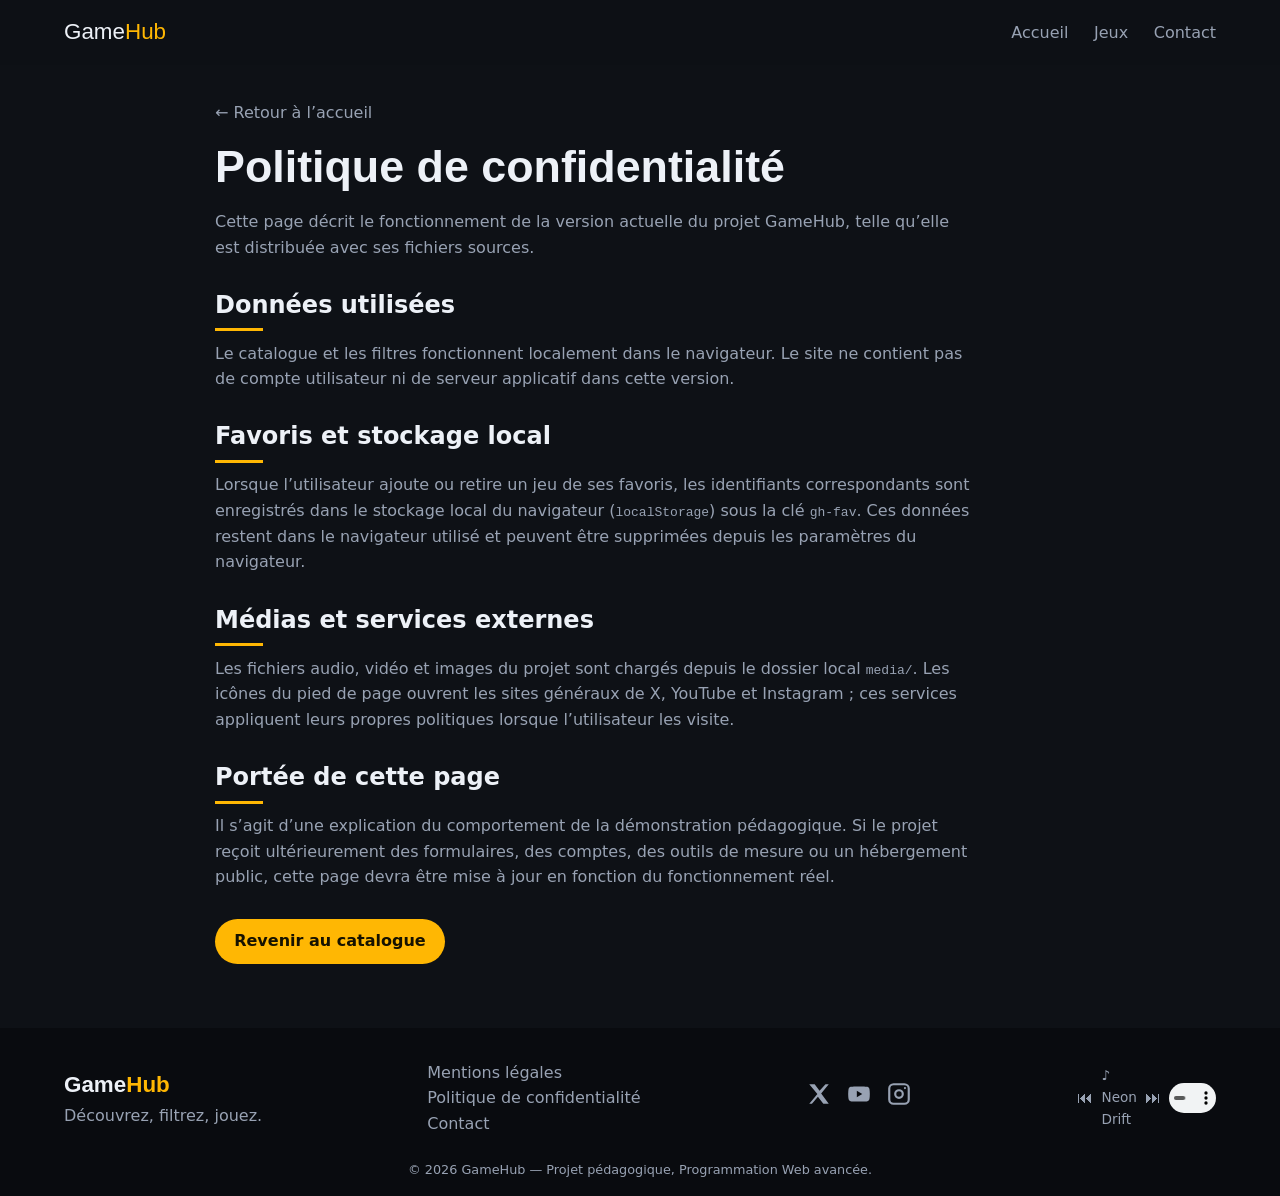
<file: politique-confidentialite.html>
<!DOCTYPE html>
<html lang="fr">
<head>
  <meta charset="UTF-8">
  <meta name="viewport" content="width=device-width, initial-scale=1">
  <meta name="description" content="GameHub : catalogue de jeux vidéo à découvrir, filtrer et explorer."><title>Politique de confidentialité — GameHub</title>
  <link rel="stylesheet" href="style.css">
</head>
<body>
<header class="nav">
  <a class="logo" href="index.html">Game<span>Hub</span></a>
  <input type="checkbox" id="burger" class="menu-toggle" aria-label="Afficher le menu" aria-controls="primary-nav">
  <label for="burger" class="burger" aria-hidden="true"><span></span></label>
  <nav id="primary-nav"><a href="index.html">Accueil</a><a href="index.html#jeux">Jeux</a><a href="contact.html">Contact</a></nav>
</header>

<main class="wrap content-page">
  <a class="back" href="index.html">← Retour à l’accueil</a>
  <h1>Politique de confidentialité</h1>
  <p>Cette page décrit le fonctionnement de la version actuelle du projet GameHub, telle qu’elle est distribuée avec ses fichiers sources.</p>
  <h2>Données utilisées</h2>
  <p>Le catalogue et les filtres fonctionnent localement dans le navigateur. Le site ne contient pas de compte utilisateur ni de serveur applicatif dans cette version.</p>
  <h2>Favoris et stockage local</h2>
  <p>Lorsque l’utilisateur ajoute ou retire un jeu de ses favoris, les identifiants correspondants sont enregistrés dans le stockage local du navigateur (<code>localStorage</code>) sous la clé <code>gh-fav</code>. Ces données restent dans le navigateur utilisé et peuvent être supprimées depuis les paramètres du navigateur.</p>
  <h2>Médias et services externes</h2>
  <p>Les fichiers audio, vidéo et images du projet sont chargés depuis le dossier local <code>media/</code>. Les icônes du pied de page ouvrent les sites généraux de X, YouTube et Instagram ; ces services appliquent leurs propres politiques lorsque l’utilisateur les visite.</p>
  <h2>Portée de cette page</h2>
  <p>Il s’agit d’une explication du comportement de la démonstration pédagogique. Si le projet reçoit ultérieurement des formulaires, des comptes, des outils de mesure ou un hébergement public, cette page devra être mise à jour en fonction du fonctionnement réel.</p>
  <a class="btn" href="index.html">Revenir au catalogue</a>
</main>
<footer id="contact">
  <div class="foot">
    <div><strong class="logo">Game<span>Hub</span></strong><p>Découvrez, filtrez, jouez.</p></div>
    <ul>
      <li><a href="mentions-legales.html">Mentions légales</a></li>
      <li><a href="politique-confidentialite.html">Politique de confidentialité</a></li>
      <li><a href="contact.html">Contact</a></li>
    </ul>
    <div class="social">
      <a href="https://x.com/" target="_blank" rel="noopener noreferrer" aria-label="Ouvrir le site X"><svg viewBox="0 0 24 24"><path d="M3 3h5l4.5 6L18 3h3l-7 8.5L21 21h-5l-5-6.5L5.5 21H3l7.5-9z"/></svg></a>
      <a href="https://www.youtube.com/" target="_blank" rel="noopener noreferrer" aria-label="Ouvrir YouTube"><svg viewBox="0 0 24 24"><path d="M21.6 7.2a2.5 2.5 0 0 0-1.8-1.8C18.2 5 12 5 12 5s-6.2 0-7.8.4A2.5 2.5 0 0 0 2.4 7.2 26 26 0 0 0 2 12a26 26 0 0 0 .4 4.8 2.5 2.5 0 0 0 1.8 1.8C5.8 19 12 19 12 19s6.2 0 7.8-.4a2.5 2.5 0 0 0 1.8-1.8A26 26 0 0 0 22 12a26 26 0 0 0-.4-4.8zM10 15V9l5 3z"/></svg></a>
      <a href="https://www.instagram.com/" target="_blank" rel="noopener noreferrer" aria-label="Ouvrir Instagram"><svg viewBox="0 0 24 24"><path d="M7 2h10a5 5 0 0 1 5 5v10a5 5 0 0 1-5 5H7a5 5 0 0 1-5-5V7a5 5 0 0 1 5-5zm0 2a3 3 0 0 0-3 3v10a3 3 0 0 0 3 3h10a3 3 0 0 0 3-3V7a3 3 0 0 0-3-3zm5 3.5a4.5 4.5 0 1 1 0 9 4.5 4.5 0 0 1 0-9zm0 2a2.5 2.5 0 1 0 0 5 2.5 2.5 0 0 0 0-5zM17.5 5.5a1 1 0 1 1 0 2 1 1 0 0 1 0-2z"/></svg></a>
    </div>
    <div class="pl" id="pl"><button class="prev" type="button" aria-label="Piste précédente">⏮</button><span aria-live="polite"></span><button class="next" type="button" aria-label="Piste suivante">⏭</button><audio controls aria-label="Playlist des musiques de jeux"></audio></div>
  </div>
  <p class="copy">© 2026 GameHub — Projet pédagogique, Programmation Web avancée.</p>
</footer>
<script src="script.js"></script>
</body>
</html>
</file>
<file: style.css>
/* ===== Variables ===== */
:root{--bg:#0e1116;--card:#181d26;--text:#edf1f7;--muted:#98a2b3;--a:#ffb703;--b:#00c2a8;--r:14px;--sh:0 8px 24px rgba(0,0,0,.45);--t:.3s ease}
*{box-sizing:border-box;margin:0;padding:0}
body{font-family:"Segoe UI",system-ui,sans-serif;background:var(--bg);color:var(--text);line-height:1.6}
a{color:inherit;text-decoration:none}img,video{max-width:100%;display:block}
.wrap{width:90%;max-width:1200px;margin:auto}
/* ===== Navbar responsive (burger en CSS pur) ===== */
.nav{position:sticky;top:0;z-index:10;display:flex;justify-content:space-between;align-items:center;padding:.9rem 5%;background:rgba(14,17,22,.92);backdrop-filter:blur(10px)}
.logo{font-family:"Arial Black",sans-serif;font-size:1.4rem}.logo span{color:var(--a)}
.nav nav{display:flex;gap:1.6rem}
.nav nav a{position:relative;color:var(--muted);transition:color var(--t)}
.nav nav a::after{content:"";position:absolute;left:0;bottom:-4px;width:0;height:2px;background:var(--a);transition:width var(--t)}
.nav nav a:hover{color:var(--text)}.nav nav a:hover::after{width:100%}
.menu-toggle{display:none;position:absolute;width:1px;height:1px;overflow:hidden;clip-path:inset(50%);white-space:nowrap;opacity:0}
.burger{display:none;cursor:pointer;width:28px;height:20px;position:relative}
.menu-toggle:focus-visible+.burger{outline:2px solid var(--a);outline-offset:5px;border-radius:4px}
.burger span,.burger::before,.burger::after{content:"";position:absolute;left:0;width:100%;height:3px;background:var(--text);border-radius:2px;transition:var(--t)}
.burger::before{top:0}.burger span{top:8px}.burger::after{bottom:0}
#burger:checked+.burger::before{transform:translateY(8.5px) rotate(45deg)}
#burger:checked+.burger::after{transform:translateY(-8.5px) rotate(-45deg)}
#burger:checked+.burger span{opacity:0}
/* ===== Hero ===== */
.hero{text-align:center;padding:4.5rem 5% 2rem;background:radial-gradient(ellipse at 50% 0,rgba(0,194,168,.22),transparent 65%)}
.hero h1{font-family:"Arial Black",sans-serif;font-size:clamp(2rem,6vw,3.6rem);line-height:1.1;animation:rise .8s both}
.hero p{color:var(--muted);max-width:52ch;margin:1rem auto 0}
/* ===== Filtres ===== */
.filters{display:grid;grid-template-columns:2fr 1fr 1fr 1fr auto;gap:.8rem;padding:1.1rem;margin:1.5rem 0;background:var(--card);border-radius:var(--r);box-shadow:var(--sh)}
.filters input,.filters select{padding:.65rem .9rem;border:2px solid transparent;border-radius:10px;background:#0e1116;color:var(--text);font:inherit;transition:border-color var(--t)}
.filters input:focus,.filters select:focus{outline:0;border-color:var(--b)}
/* ===== Grille : 4 col desktop / 2 tablette / 1 mobile ===== */
.grid{display:grid;grid-template-columns:repeat(4,1fr);gap:1.4rem}
.card{background:var(--card);border-radius:var(--r);overflow:hidden;box-shadow:var(--sh);transition:transform var(--t),box-shadow var(--t);animation:rise .6s both}
.card:hover{transform:translateY(-6px);box-shadow:0 16px 34px rgba(0,194,168,.28)}
.thumb{position:relative;aspect-ratio:16/9;overflow:hidden}
.thumb img,.thumb video{position:absolute;inset:0;width:100%;height:100%;object-fit:cover}
.thumb img{transition:transform .5s}.card:hover .thumb img{transform:scale(1.12)}
.thumb video{opacity:0;transition:opacity var(--t)}.card.playing .thumb video{opacity:1}
.tag{position:absolute;top:10px;left:10px;padding:.15rem .7rem;border-radius:999px;background:rgba(14,17,22,.8);font-size:.8rem}
.body{padding:1rem}.body h3{font-size:1.1rem}.body p{color:var(--muted);font-size:.9rem;margin:.2rem 0 .9rem}
.btn{display:inline-block;padding:.6rem 1.2rem;border:0;border-radius:999px;background:var(--a);color:#161200;font:inherit;font-weight:700;cursor:pointer;transition:transform var(--t),box-shadow var(--t)}
.btn:hover{transform:scale(1.05);box-shadow:0 0 18px rgba(255,183,3,.55)}
.btn.ghost{background:transparent;color:var(--text);border:2px solid var(--muted)}
.empty{grid-column:1/-1;text-align:center;color:var(--muted);padding:2rem}
/* ===== Page de détail ===== */
.detail{padding:1.5rem 0}
.back{display:inline-block;margin-bottom:1rem;color:var(--muted);transition:color var(--t),transform var(--t)}.back:hover{color:var(--a);transform:translateX(-4px)}
.hero-d{display:flex;gap:2rem;align-items:center;animation:rise .7s both}
.coverbox{position:relative;flex:1.2;border-radius:var(--r);overflow:hidden;box-shadow:var(--sh)}
.coverbox::after{content:"";position:absolute;inset:0;background:linear-gradient(to top,rgba(14,17,22,.65),transparent 55%);pointer-events:none}
.cover{width:100%;aspect-ratio:16/9;object-fit:cover;filter:saturate(1.5) contrast(1.1) brightness(.85) sepia(.25);transition:filter .5s,transform .5s}
.coverbox:hover .cover{filter:none;transform:scale(1.05)}
.info{flex:1}.info h1{font-family:"Arial Black",sans-serif;font-size:clamp(1.8rem,4vw,2.8rem);line-height:1.1}
.chips{display:flex;flex-wrap:wrap;gap:.5rem;margin:1rem 0}
.chip{padding:.2rem .8rem;border:1px solid var(--b);border-radius:999px;font-size:.85rem;transition:background var(--t),color var(--t)}
.chip::before{content:"";display:inline-block;width:7px;height:7px;margin-right:.45rem;border-radius:50%;background:var(--b)}
.chip:hover{background:var(--b);color:#04201c}
.meta{color:var(--muted);margin-bottom:1.2rem}
.cols{display:grid;grid-template-columns:2fr 1fr;gap:2rem;margin:2.5rem 0;animation:rise .8s .2s both}
h2{margin:1rem 0 .5rem}h2::after{content:"";display:block;width:48px;height:3px;margin-top:4px;background:var(--a);transition:width var(--t)}h2:hover::after{width:130px}
.cols p{max-width:65ch}
.player,.ost{background:var(--card);border-radius:var(--r);overflow:hidden;box-shadow:var(--sh)}
.player video{width:100%;aspect-ratio:16/9;background:#000;object-fit:cover}
.ctrls{display:flex;gap:.6rem;align-items:center;padding:.7rem}
.ctrls button{padding:.3rem .7rem;border:0;border-radius:8px;background:var(--a);font-weight:700;cursor:pointer;transition:transform var(--t)}.ctrls button:hover{transform:scale(1.1)}
.ctrls #bar{flex:1;min-width:0}.ctrls #vol{width:70px}
.ost{margin-top:1rem;padding:1rem}.ost audio{width:100%;margin-top:.5rem}
/* ===== Footer ===== */
footer{margin-top:3rem;padding:2rem 5% 1rem;background:#090b0f}
.foot{display:flex;justify-content:space-between;align-items:center;gap:2rem;flex-wrap:wrap;max-width:1200px;margin:auto}
.foot p{color:var(--muted)}.foot ul{list-style:none}.foot li a{color:var(--muted);transition:color var(--t)}.foot li a:hover{color:var(--a)}
.social{display:flex;gap:.9rem}.social svg{width:26px;height:26px;fill:var(--muted);transition:fill var(--t),transform var(--t)}.social a:hover svg{fill:var(--a);transform:translateY(-3px)}
.pl{display:flex;align-items:center;gap:.5rem;font-size:.85rem;color:var(--muted)}
.pl button{background:none;border:0;color:var(--muted);font-size:1rem;cursor:pointer}.pl audio{height:30px;max-width:210px;width:100%}
.copy{text-align:center;color:var(--muted);font-size:.8rem;margin-top:1.5rem}
@keyframes rise{from{opacity:0;transform:translateY(24px)}to{opacity:1;transform:none}}
/* ===== Responsive ===== */
@media(max-width:1024px){.grid{grid-template-columns:repeat(2,1fr)}.filters{grid-template-columns:1fr 1fr}.filters input{grid-column:1/-1}}
@media(max-width:768px){.menu-toggle{display:block}.burger{display:block}
.nav nav{display:none;position:absolute;top:100%;left:0;right:0;flex-direction:column;padding:1rem 5%;background:var(--bg)}#burger:checked~nav{display:flex}
.hero-d{flex-direction:column;align-items:stretch}.coverbox{flex:none;width:100%}.cols{grid-template-columns:1fr}}
@media(max-width:640px){.grid,.filters{grid-template-columns:1fr}.foot{flex-direction:column;align-items:flex-start}}
@media(prefers-reduced-motion:reduce){*{animation:none!important;transition:none!important}}

/* ===== Accessibilite et pages d'information ===== */
:focus-visible{outline:2px solid var(--a);outline-offset:3px}
.results-status{min-height:1.5rem;margin:.2rem 0 .7rem;color:var(--muted);font-size:.9rem}
.content-page{max-width:850px;padding:2.2rem 0 1rem;min-height:55vh}
.content-page h1{font-family:"Arial Black",sans-serif;font-size:clamp(1.8rem,5vw,2.8rem);line-height:1.15;margin-bottom:1rem}
.content-page h2{margin-top:1.6rem}
.content-page p,.content-page li{color:var(--muted);max-width:75ch}
.content-page p{margin:.6rem 0}
.content-page ul{margin:.6rem 0 1rem 1.4rem}
.content-page .btn{margin-top:1.2rem}
.btn:disabled,.ctrls button:disabled,.ctrls input:disabled{opacity:.45;cursor:not-allowed}
.ctrls input[type=range]{accent-color:var(--a)}
@media(max-width:640px){.pl{width:100%;flex-wrap:wrap}.pl audio{max-width:100%;flex-basis:100%}.ctrls{flex-wrap:wrap}.ctrls #bar{flex-basis:100%;order:2}.ctrls #vol{width:85px}}
</file>
